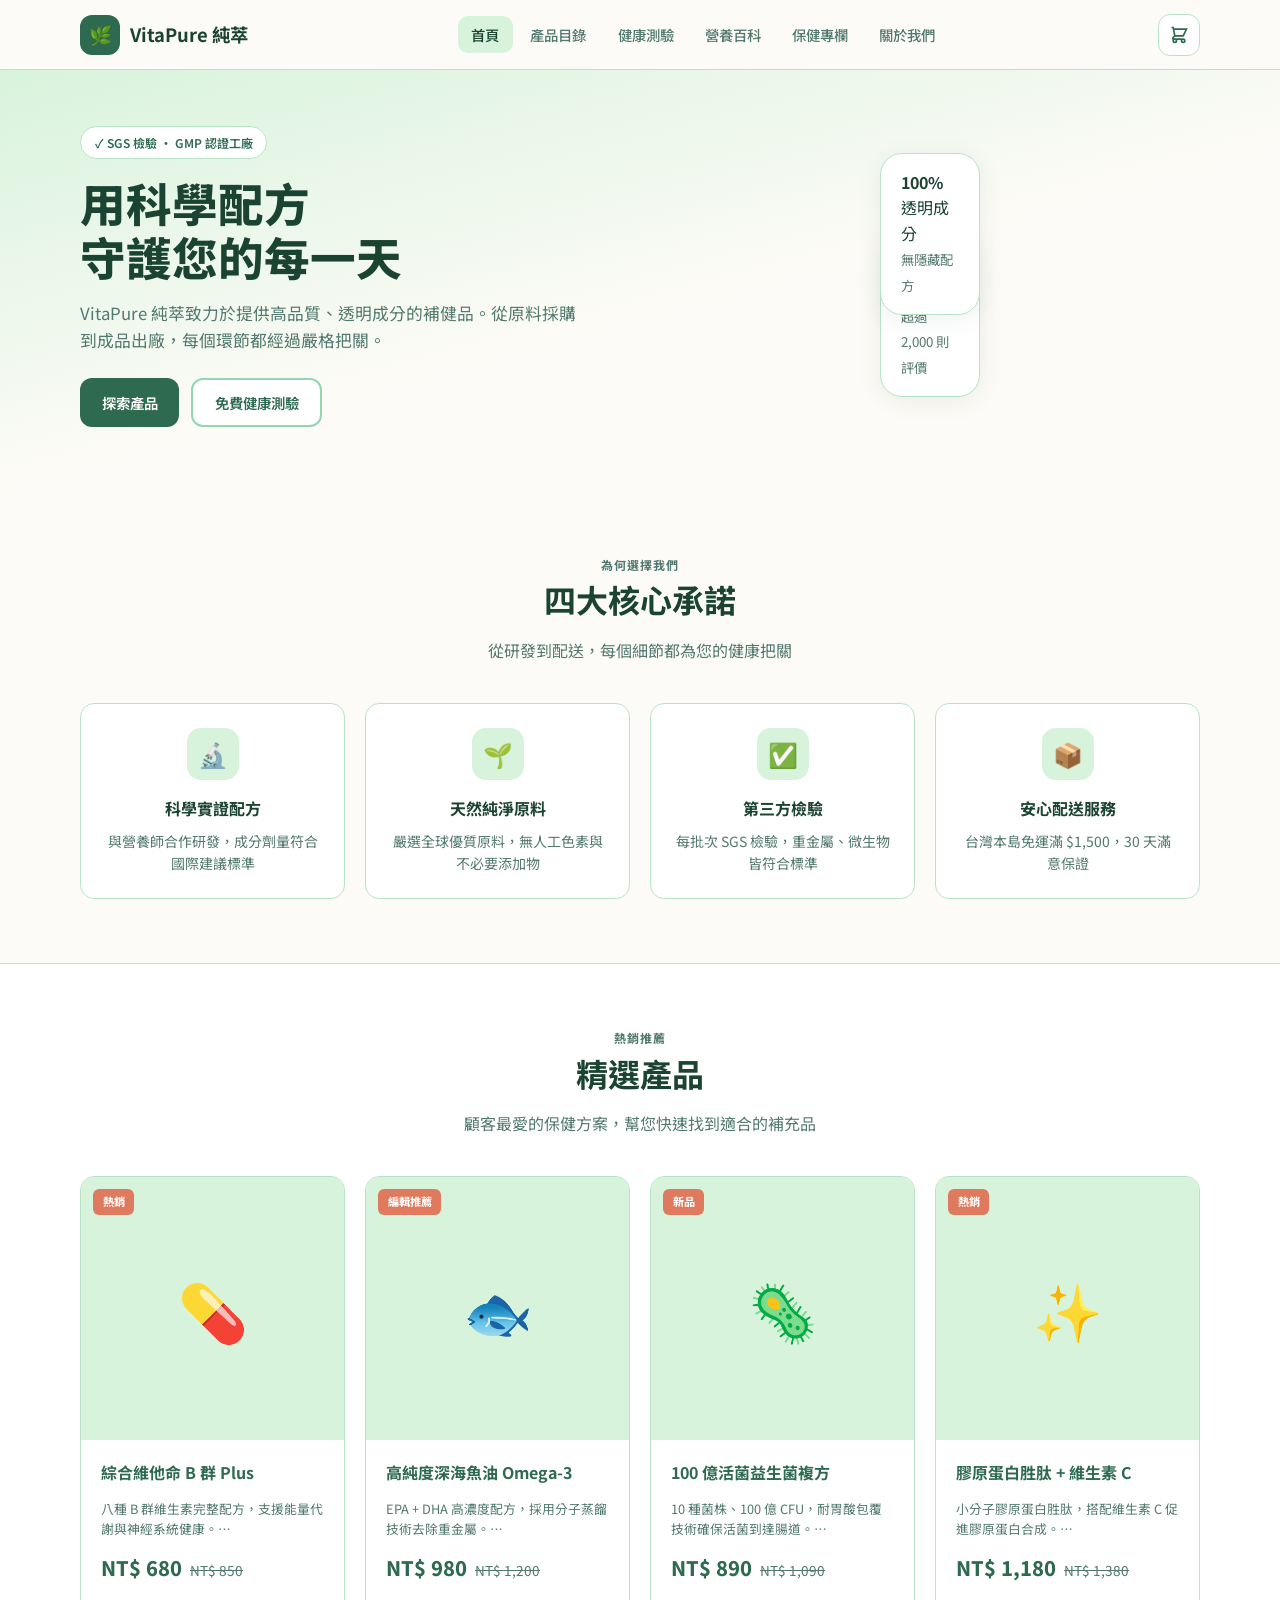
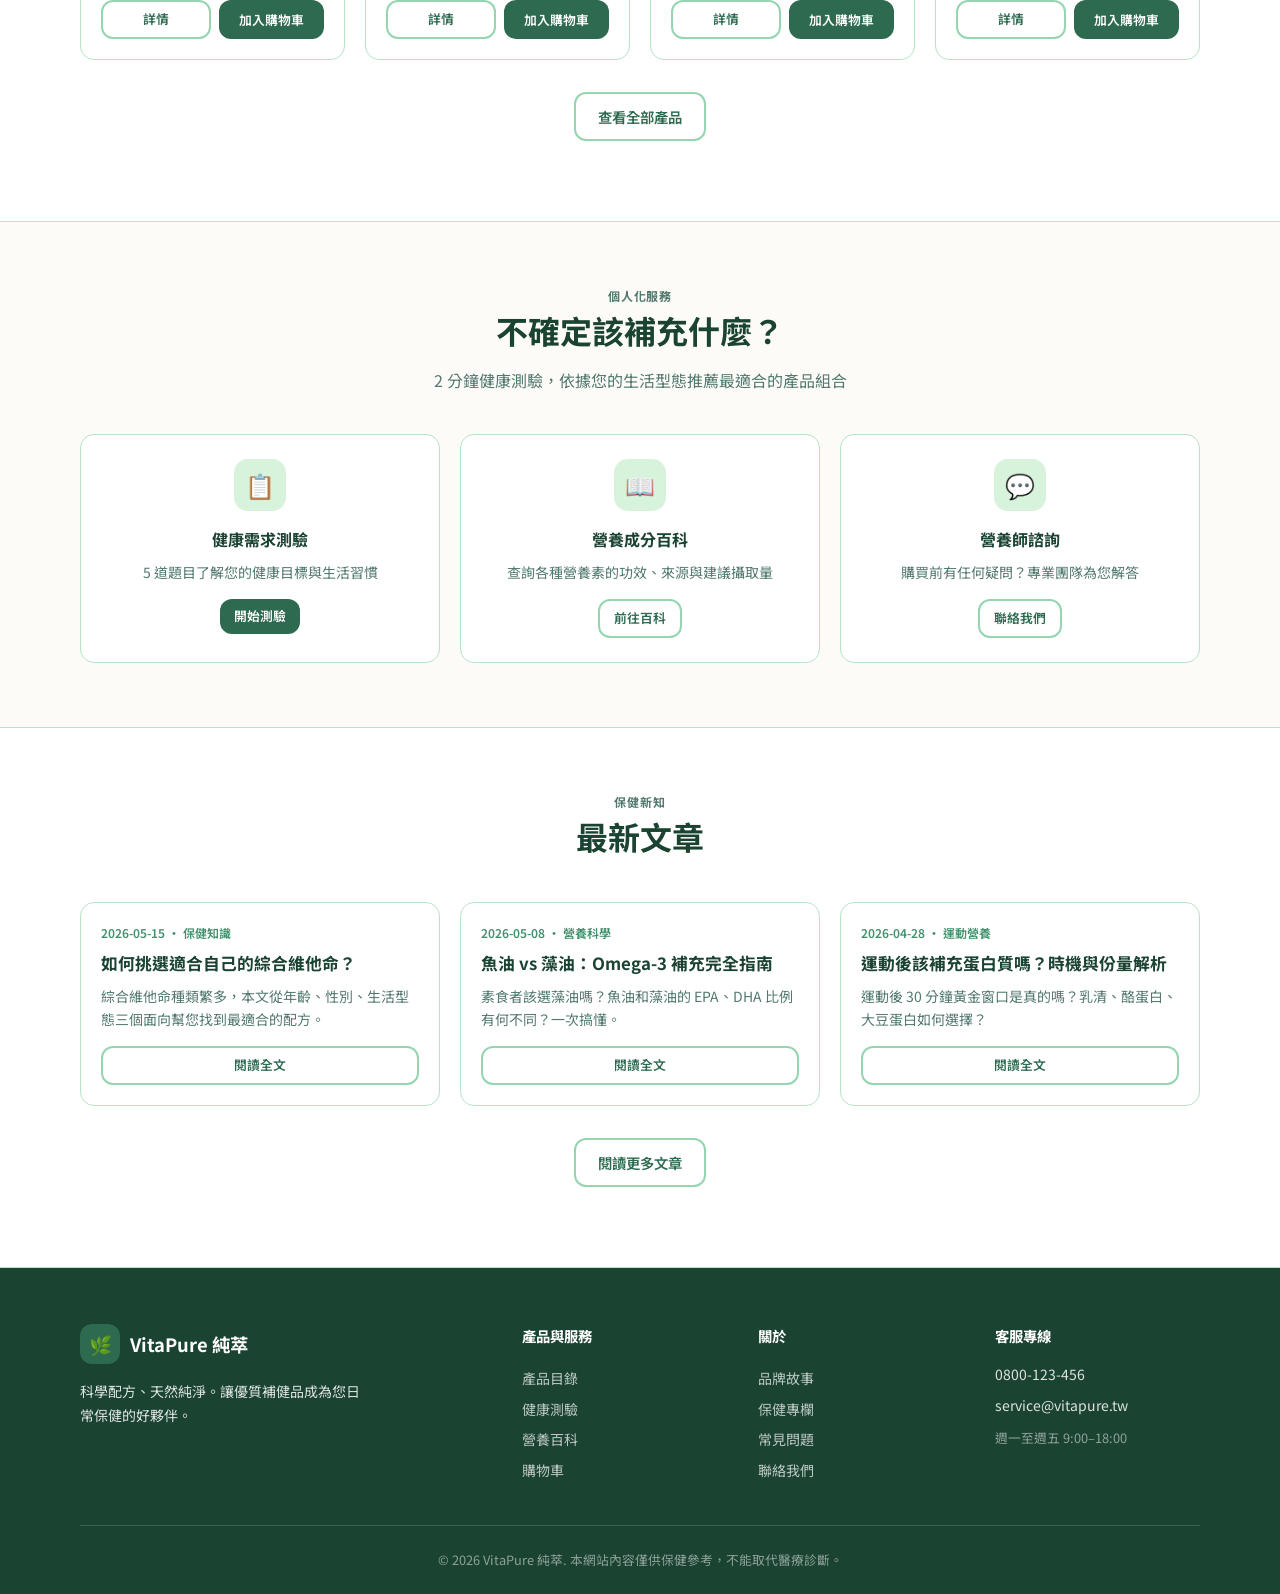
<file: index.html>
<!DOCTYPE html>
<html lang="zh-TW">
<head>
  <meta charset="UTF-8">
  <meta name="viewport" content="width=device-width, initial-scale=1.0">
  <title>VitaPure 純萃 — 專業補健品品牌</title>
  <link rel="preconnect" href="https://fonts.googleapis.com">
  <link rel="preconnect" href="https://fonts.gstatic.com" crossorigin>
  <link href="https://fonts.googleapis.com/css2?family=Noto+Sans+TC:wght@400;500;600;700;800&display=swap" rel="stylesheet">
  <link rel="stylesheet" href="css/style.css">
</head>
<body>
  <header class="site-header">
    <div class="container header-inner">
      <a href="index.html" class="logo">
        <span class="logo-icon">🌿</span>
        VitaPure 純萃
      </a>
      <nav class="nav-desktop">
        <a href="index.html" data-nav>首頁</a>
        <a href="products.html" data-nav>產品目錄</a>
        <a href="guide.html" data-nav>健康測驗</a>
        <a href="nutrition.html" data-nav>營養百科</a>
        <a href="blog.html" data-nav>保健專欄</a>
        <a href="about.html" data-nav>關於我們</a>
      </nav>
      <div class="header-actions">
        <a href="cart.html" class="btn-icon" aria-label="購物車">
          <svg width="20" height="20" fill="none" stroke="currentColor" stroke-width="2" viewBox="0 0 24 24"><path d="M3 3h2l.4 2M7 13h10l4-8H5.4M7 13L5.4 5M7 13l-2.293 2.293c-.63.63-.184 1.707.707 1.707H17m0 0a2 2 0 100 4 2 2 0 000-4zm-8 2a2 2 0 11-4 0 2 2 0 014 0z"/></svg>
          <span class="cart-badge" id="cart-count" style="display:none">0</span>
        </a>
        <button class="btn-icon menu-toggle" id="menu-toggle" aria-label="選單">
          <svg width="20" height="20" fill="none" stroke="currentColor" stroke-width="2" viewBox="0 0 24 24"><path d="M4 6h16M4 12h16M4 18h16"/></svg>
        </button>
      </div>
      <nav class="nav-mobile" id="nav-mobile">
        <a href="index.html" data-nav>首頁</a>
        <a href="products.html" data-nav>產品目錄</a>
        <a href="guide.html" data-nav>健康測驗</a>
        <a href="nutrition.html" data-nav>營養百科</a>
        <a href="blog.html" data-nav>保健專欄</a>
        <a href="about.html" data-nav>關於我們</a>
        <a href="faq.html" data-nav>常見問題</a>
        <a href="contact.html" data-nav>聯絡我們</a>
      </nav>
    </div>
  </header>

  <main>
    <section class="hero">
      <div class="container hero-grid">
        <div>
          <span class="hero-badge">✓ SGS 檢驗 · GMP 認證工廠</span>
          <h1>用科學配方<br>守護您的每一天</h1>
          <p>VitaPure 純萃致力於提供高品質、透明成分的補健品。從原料採購到成品出廠，每個環節都經過嚴格把關。</p>
          <div class="hero-actions">
            <a href="products.html" class="btn btn-primary">探索產品</a>
            <a href="guide.html" class="btn btn-outline">免費健康測驗</a>
          </div>
        </div>
        <div class="hero-visual">
          <div class="hero-main-circle">🌿</div>
          <div class="hero-card hero-card-1">
            <strong>4.8</strong> 平均評分<br>
            <small style="color:var(--text-muted)">超過 2,000 則評價</small>
          </div>
          <div class="hero-card hero-card-2">
            <strong>100%</strong> 透明成分<br>
            <small style="color:var(--text-muted)">無隱藏配方</small>
          </div>
        </div>
      </div>
    </section>

    <section class="section">
      <div class="container">
        <div class="section-header">
          <p class="section-label">為何選擇我們</p>
          <h2>四大核心承諾</h2>
          <p>從研發到配送，每個細節都為您的健康把關</p>
        </div>
        <div class="grid-4">
          <div class="card feature-card">
            <div class="feature-icon">🔬</div>
            <h3>科學實證配方</h3>
            <p>與營養師合作研發，成分劑量符合國際建議標準</p>
          </div>
          <div class="card feature-card">
            <div class="feature-icon">🌱</div>
            <h3>天然純淨原料</h3>
            <p>嚴選全球優質原料，無人工色素與不必要添加物</p>
          </div>
          <div class="card feature-card">
            <div class="feature-icon">✅</div>
            <h3>第三方檢驗</h3>
            <p>每批次 SGS 檢驗，重金屬、微生物皆符合標準</p>
          </div>
          <div class="card feature-card">
            <div class="feature-icon">📦</div>
            <h3>安心配送服務</h3>
            <p>台灣本島免運滿 $1,500，30 天滿意保證</p>
          </div>
        </div>
      </div>
    </section>

    <section class="section bg-white-section">
      <div class="container">
        <div class="section-header">
          <p class="section-label">熱銷推薦</p>
          <h2>精選產品</h2>
          <p>顧客最愛的保健方案，幫您快速找到適合的補充品</p>
        </div>
        <div class="grid-4" id="featured-products"></div>
        <p class="text-center mt-2">
          <a href="products.html" class="btn btn-outline">查看全部產品</a>
        </p>
      </div>
    </section>

    <section class="section">
      <div class="container">
        <div class="section-header">
          <p class="section-label">個人化服務</p>
          <h2>不確定該補充什麼？</h2>
          <p>2 分鐘健康測驗，依據您的生活型態推薦最適合的產品組合</p>
        </div>
        <div class="grid-3">
          <div class="card feature-card">
            <div class="feature-icon">📋</div>
            <h3>健康需求測驗</h3>
            <p>5 道題目了解您的健康目標與生活習慣</p>
            <a href="guide.html" class="btn btn-primary btn-sm" style="margin-top:1rem">開始測驗</a>
          </div>
          <div class="card feature-card">
            <div class="feature-icon">📖</div>
            <h3>營養成分百科</h3>
            <p>查詢各種營養素的功效、來源與建議攝取量</p>
            <a href="nutrition.html" class="btn btn-outline btn-sm" style="margin-top:1rem">前往百科</a>
          </div>
          <div class="card feature-card">
            <div class="feature-icon">💬</div>
            <h3>營養師諮詢</h3>
            <p>購買前有任何疑問？專業團隊為您解答</p>
            <a href="contact.html" class="btn btn-outline btn-sm" style="margin-top:1rem">聯絡我們</a>
          </div>
        </div>
      </div>
    </section>

    <section class="section bg-white-section">
      <div class="container">
        <div class="section-header">
          <p class="section-label">保健新知</p>
          <h2>最新文章</h2>
        </div>
        <div class="grid-3" id="latest-blog"></div>
        <p class="text-center mt-2">
          <a href="blog.html" class="btn btn-outline">閱讀更多文章</a>
        </p>
      </div>
    </section>
  </main>

  <footer class="site-footer">
    <div class="container">
      <div class="footer-grid">
        <div>
          <div class="logo" style="color:white;margin-bottom:1rem">
            <span class="logo-icon">🌿</span>
            VitaPure 純萃
          </div>
          <p style="font-size:0.875rem;line-height:1.7;max-width:280px">科學配方、天然純淨。讓優質補健品成為您日常保健的好夥伴。</p>
        </div>
        <div>
          <h4>產品與服務</h4>
          <a href="products.html">產品目錄</a>
          <a href="guide.html">健康測驗</a>
          <a href="nutrition.html">營養百科</a>
          <a href="cart.html">購物車</a>
        </div>
        <div>
          <h4>關於</h4>
          <a href="about.html">品牌故事</a>
          <a href="blog.html">保健專欄</a>
          <a href="faq.html">常見問題</a>
          <a href="contact.html">聯絡我們</a>
        </div>
        <div>
          <h4>客服專線</h4>
          <p style="font-size:0.875rem;margin:0">0800-123-456</p>
          <p style="font-size:0.875rem;margin:0.5rem 0 0">service@vitapure.tw</p>
          <p style="font-size:0.8rem;margin-top:0.75rem;opacity:0.6">週一至週五 9:00–18:00</p>
        </div>
      </div>
      <div class="footer-bottom">
        © 2026 VitaPure 純萃. 本網站內容僅供保健參考，不能取代醫療診斷。
      </div>
    </div>
  </footer>

  <script src="js/data.js"></script>
  <script src="js/app.js"></script>
  <script>
    const featured = VITA_DATA.products.filter(p => p.tag);
    const container = document.getElementById("featured-products");
    container.innerHTML = featured.map(p => VitaApp.renderProductCard(p)).join("");
    VitaApp.bindAddToCart(container);

    const blogEl = document.getElementById("latest-blog");
    blogEl.innerHTML = VITA_DATA.blogPosts.slice(0, 3).map(post => `
      <article class="card blog-card">
        <div class="card-body">
          <span class="blog-date">${post.date} · ${post.category}</span>
          <h3>${post.title}</h3>
          <p>${post.excerpt}</p>
          <a href="blog-post.html?id=${post.id}" class="btn btn-outline btn-sm">閱讀全文</a>
        </div>
      </article>
    `).join("");
  </script>
</body>
</html>
</file>
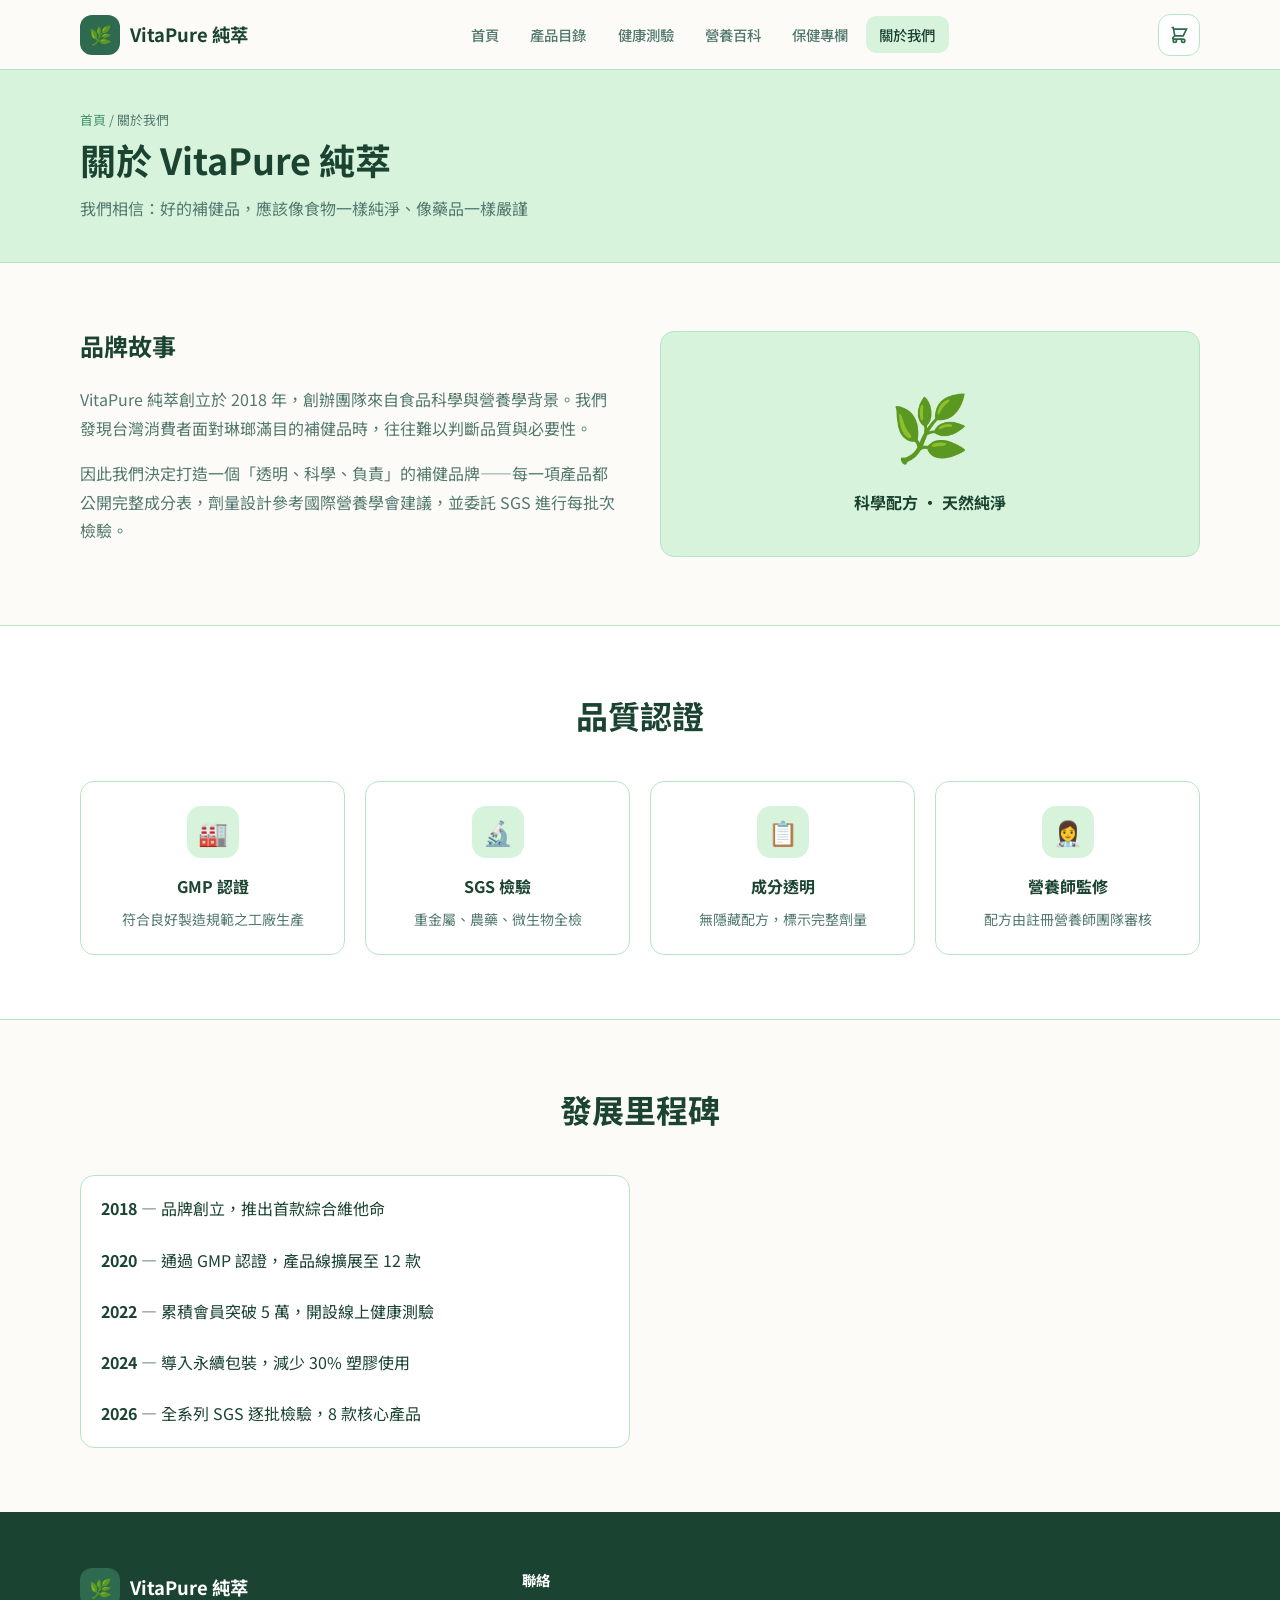
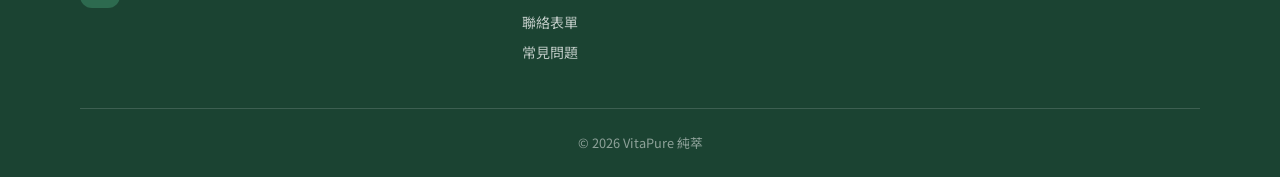
<file: about.html>
<!DOCTYPE html>
<html lang="zh-TW">
<head>
  <meta charset="UTF-8">
  <meta name="viewport" content="width=device-width, initial-scale=1.0">
  <title>關於我們 — VitaPure 純萃</title>
  <link href="https://fonts.googleapis.com/css2?family=Noto+Sans+TC:wght@400;500;600;700;800&display=swap" rel="stylesheet">
  <link rel="stylesheet" href="css/style.css">
</head>
<body>
  <header class="site-header">
    <div class="container header-inner">
      <a href="index.html" class="logo"><span class="logo-icon">🌿</span>VitaPure 純萃</a>
      <nav class="nav-desktop">
        <a href="index.html" data-nav>首頁</a>
        <a href="products.html" data-nav>產品目錄</a>
        <a href="guide.html" data-nav>健康測驗</a>
        <a href="nutrition.html" data-nav>營養百科</a>
        <a href="blog.html" data-nav>保健專欄</a>
        <a href="about.html" data-nav>關於我們</a>
      </nav>
      <div class="header-actions">
        <a href="cart.html" class="btn-icon" aria-label="購物車">
          <svg width="20" height="20" fill="none" stroke="currentColor" stroke-width="2" viewBox="0 0 24 24"><path d="M3 3h2l.4 2M7 13h10l4-8H5.4M7 13L5.4 5M7 13l-2.293 2.293c-.63.63-.184 1.707.707 1.707H17m0 0a2 2 0 100 4 2 2 0 000-4zm-8 2a2 2 0 11-4 0 2 2 0 014 0z"/></svg>
          <span class="cart-badge" id="cart-count" style="display:none">0</span>
        </a>
        <button class="btn-icon menu-toggle" id="menu-toggle" aria-label="選單">
          <svg width="20" height="20" fill="none" stroke="currentColor" stroke-width="2" viewBox="0 0 24 24"><path d="M4 6h16M4 12h16M4 18h16"/></svg>
        </button>
      </div>
      <nav class="nav-mobile" id="nav-mobile">
        <a href="about.html" data-nav>關於我們</a>
      </nav>
    </div>
  </header>

  <div class="page-hero">
    <div class="container">
      <p class="breadcrumb"><a href="index.html">首頁</a> / 關於我們</p>
      <h1>關於 VitaPure 純萃</h1>
      <p>我們相信：好的補健品，應該像食物一樣純淨、像藥品一樣嚴謹</p>
    </div>
  </div>

  <section class="section">
    <div class="container">
      <div class="grid-2" style="align-items:center;gap:2.5rem">
        <div>
          <h2 style="color:var(--green-900);margin-top:0">品牌故事</h2>
          <p style="color:var(--text-muted);line-height:1.8">VitaPure 純萃創立於 2018 年，創辦團隊來自食品科學與營養學背景。我們發現台灣消費者面對琳瑯滿目的補健品時，往往難以判斷品質與必要性。</p>
          <p style="color:var(--text-muted);line-height:1.8">因此我們決定打造一個「透明、科學、負責」的補健品牌——每一項產品都公開完整成分表，劑量設計參考國際營養學會建議，並委託 SGS 進行每批次檢驗。</p>
        </div>
        <div class="card" style="padding:2.5rem;text-align:center;background:var(--green-100)">
          <span style="font-size:4rem">🌿</span>
          <p style="margin:1rem 0 0;font-weight:700;color:var(--green-900)">科學配方 · 天然純淨</p>
        </div>
      </div>
    </div>
  </section>

  <section class="section bg-white-section">
    <div class="container">
      <div class="section-header">
        <h2>品質認證</h2>
      </div>
      <div class="grid-4">
        <div class="card feature-card"><div class="feature-icon">🏭</div><h3>GMP 認證</h3><p>符合良好製造規範之工廠生產</p></div>
        <div class="card feature-card"><div class="feature-icon">🔬</div><h3>SGS 檢驗</h3><p>重金屬、農藥、微生物全檢</p></div>
        <div class="card feature-card"><div class="feature-icon">📋</div><h3>成分透明</h3><p>無隱藏配方，標示完整劑量</p></div>
        <div class="card feature-card"><div class="feature-icon">👩‍⚕️</div><h3>營養師監修</h3><p>配方由註冊營養師團隊審核</p></div>
      </div>
    </div>
  </section>

  <section class="section">
    <div class="container">
      <div class="section-header">
        <h2>發展里程碑</h2>
      </div>
      <div class="grid-2">
        <div class="card" style="padding:1.25rem"><strong>2018</strong> — 品牌創立，推出首款綜合維他命<br><br><strong>2020</strong> — 通過 GMP 認證，產品線擴展至 12 款<br><br><strong>2022</strong> — 累積會員突破 5 萬，開設線上健康測驗<br><br><strong>2024</strong> — 導入永續包裝，減少 30% 塑膠使用<br><br><strong>2026</strong> — 全系列 SGS 逐批檢驗，8 款核心產品</div>
      </div>
    </div>
  </section>

  <footer class="site-footer">
    <div class="container">
      <div class="footer-grid">
        <div><div class="logo" style="color:white;margin-bottom:1rem"><span class="logo-icon">🌿</span>VitaPure 純萃</div></div>
        <div><h4>聯絡</h4><a href="contact.html">聯絡表單</a><a href="faq.html">常見問題</a></div>
      </div>
      <div class="footer-bottom">© 2026 VitaPure 純萃</div>
    </div>
  </footer>

  <script src="js/data.js"></script>
  <script src="js/app.js"></script>
</body>
</html>
</file>
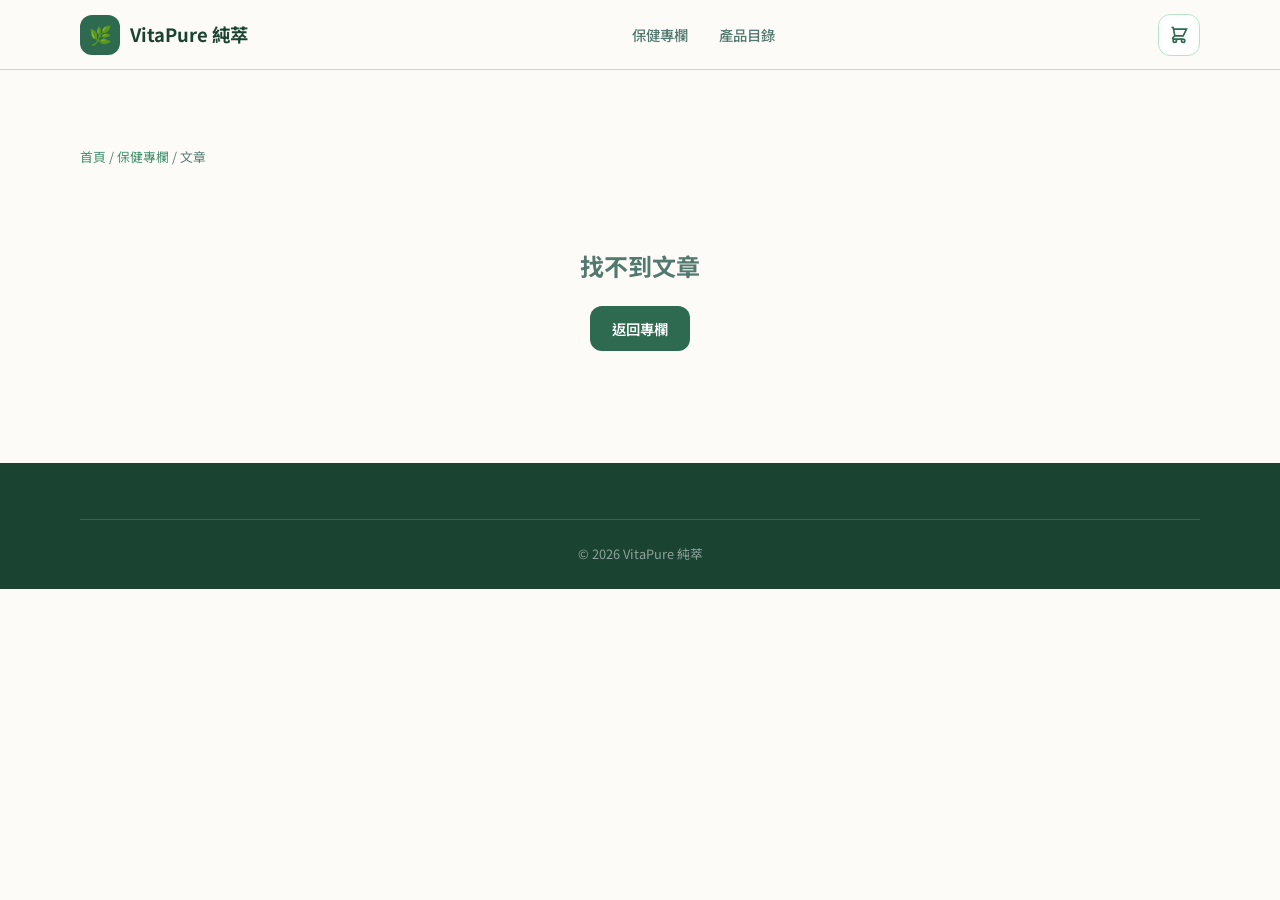
<file: blog-post.html>
<!DOCTYPE html>
<html lang="zh-TW">
<head>
  <meta charset="UTF-8">
  <meta name="viewport" content="width=device-width, initial-scale=1.0">
  <title>文章 — VitaPure 純萃</title>
  <link href="https://fonts.googleapis.com/css2?family=Noto+Sans+TC:wght@400;500;600;700;800&display=swap" rel="stylesheet">
  <link rel="stylesheet" href="css/style.css">
  <style>
    .article-content { max-width: 680px; margin: 0 auto; line-height: 1.8; color: var(--text-muted); }
    .article-content p { margin-bottom: 1.25rem; }
    .article-meta { font-size: 0.875rem; color: var(--green-500); margin-bottom: 1rem; }
  </style>
</head>
<body>
  <header class="site-header">
    <div class="container header-inner">
      <a href="index.html" class="logo"><span class="logo-icon">🌿</span>VitaPure 純萃</a>
      <nav class="nav-desktop">
        <a href="blog.html" data-nav>保健專欄</a>
        <a href="products.html" data-nav>產品目錄</a>
      </nav>
      <div class="header-actions">
        <a href="cart.html" class="btn-icon" aria-label="購物車">
          <svg width="20" height="20" fill="none" stroke="currentColor" stroke-width="2" viewBox="0 0 24 24"><path d="M3 3h2l.4 2M7 13h10l4-8H5.4M7 13L5.4 5M7 13l-2.293 2.293c-.63.63-.184 1.707.707 1.707H17m0 0a2 2 0 100 4 2 2 0 000-4zm-8 2a2 2 0 11-4 0 2 2 0 014 0z"/></svg>
          <span class="cart-badge" id="cart-count" style="display:none">0</span>
        </a>
      </div>
    </div>
  </header>

  <article class="section">
    <div class="container" id="article-container">
      <p class="breadcrumb"><a href="index.html">首頁</a> / <a href="blog.html">保健專欄</a> / 文章</p>
    </div>
  </article>

  <footer class="site-footer">
    <div class="container footer-bottom">© 2026 VitaPure 純萃</div>
  </footer>

  <script src="js/data.js"></script>
  <script src="js/app.js"></script>
  <script>
    const id = Number(new URLSearchParams(location.search).get("id"));
    const post = VITA_DATA.blogPosts.find(p => p.id === id);
    const el = document.getElementById("article-container");

    if (!post) {
      el.innerHTML += `<div class="empty-state"><h2>找不到文章</h2><a href="blog.html" class="btn btn-primary">返回專欄</a></div>`;
    } else {
      document.title = `${post.title} — VitaPure 純萃`;
      const paragraphs = post.content.split("。").filter(Boolean).map(s => s.trim() + "。");
      el.innerHTML += `
        <span class="article-meta">${post.date} · ${post.category}</span>
        <h1 style="font-size:clamp(1.5rem,4vw,2rem);color:var(--green-900);margin:0 0 1.5rem">${post.title}</h1>
        <div class="article-content">
          <p style="font-size:1.05rem;color:var(--text);font-weight:500">${post.excerpt}</p>
          ${paragraphs.map(p => `<p>${p}</p>`).join("")}
          <p>想了解更多適合您的補健品？歡迎使用我們的 <a href="guide.html">健康測驗</a> 或瀏覽 <a href="products.html">產品目錄</a>。</p>
        </div>
        <p style="margin-top:2rem"><a href="blog.html" class="btn btn-outline">← 返回專欄列表</a></p>
      `;
    }
  </script>
</body>
</html>
</file>
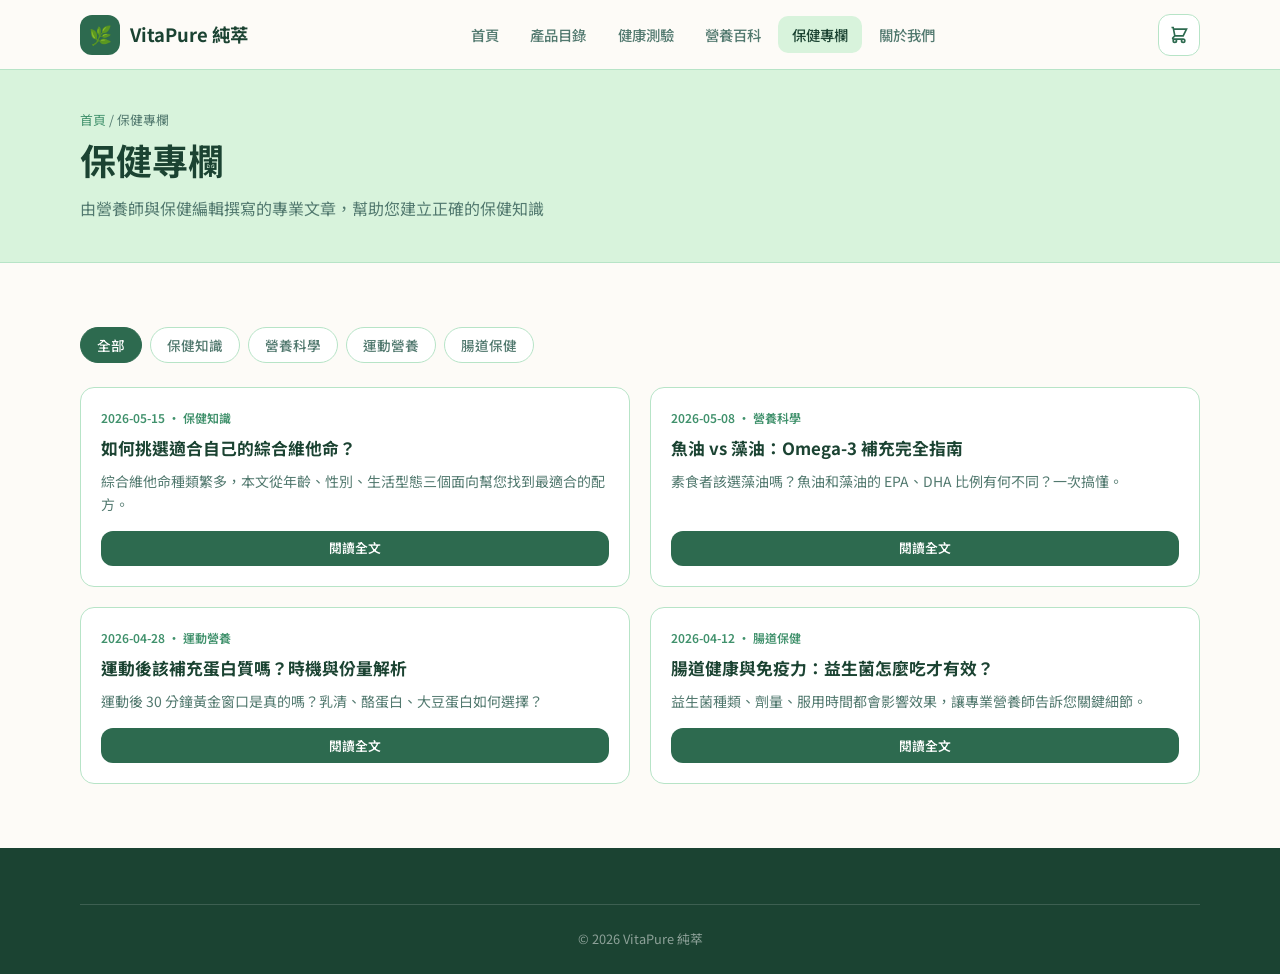
<file: blog.html>
<!DOCTYPE html>
<html lang="zh-TW">
<head>
  <meta charset="UTF-8">
  <meta name="viewport" content="width=device-width, initial-scale=1.0">
  <title>保健專欄 — VitaPure 純萃</title>
  <link href="https://fonts.googleapis.com/css2?family=Noto+Sans+TC:wght@400;500;600;700;800&display=swap" rel="stylesheet">
  <link rel="stylesheet" href="css/style.css">
</head>
<body>
  <header class="site-header">
    <div class="container header-inner">
      <a href="index.html" class="logo"><span class="logo-icon">🌿</span>VitaPure 純萃</a>
      <nav class="nav-desktop">
        <a href="index.html" data-nav>首頁</a>
        <a href="products.html" data-nav>產品目錄</a>
        <a href="guide.html" data-nav>健康測驗</a>
        <a href="nutrition.html" data-nav>營養百科</a>
        <a href="blog.html" data-nav>保健專欄</a>
        <a href="about.html" data-nav>關於我們</a>
      </nav>
      <div class="header-actions">
        <a href="cart.html" class="btn-icon" aria-label="購物車">
          <svg width="20" height="20" fill="none" stroke="currentColor" stroke-width="2" viewBox="0 0 24 24"><path d="M3 3h2l.4 2M7 13h10l4-8H5.4M7 13L5.4 5M7 13l-2.293 2.293c-.63.63-.184 1.707.707 1.707H17m0 0a2 2 0 100 4 2 2 0 000-4zm-8 2a2 2 0 11-4 0 2 2 0 014 0z"/></svg>
          <span class="cart-badge" id="cart-count" style="display:none">0</span>
        </a>
        <button class="btn-icon menu-toggle" id="menu-toggle" aria-label="選單">
          <svg width="20" height="20" fill="none" stroke="currentColor" stroke-width="2" viewBox="0 0 24 24"><path d="M4 6h16M4 12h16M4 18h16"/></svg>
        </button>
      </div>
      <nav class="nav-mobile" id="nav-mobile">
        <a href="blog.html" data-nav>保健專欄</a>
      </nav>
    </div>
  </header>

  <div class="page-hero">
    <div class="container">
      <p class="breadcrumb"><a href="index.html">首頁</a> / 保健專欄</p>
      <h1>保健專欄</h1>
      <p>由營養師與保健編輯撰寫的專業文章，幫助您建立正確的保健知識</p>
    </div>
  </div>

  <section class="section">
    <div class="container">
      <div class="pills" id="blog-filters">
        <button class="pill active" data-filter="all">全部</button>
        <button class="pill" data-filter="保健知識">保健知識</button>
        <button class="pill" data-filter="營養科學">營養科學</button>
        <button class="pill" data-filter="運動營養">運動營養</button>
        <button class="pill" data-filter="腸道保健">腸道保健</button>
      </div>
      <div class="grid-2" id="blog-grid"></div>
    </div>
  </section>

  <footer class="site-footer">
    <div class="container footer-bottom">© 2026 VitaPure 純萃</div>
  </footer>

  <script src="js/data.js"></script>
  <script src="js/app.js"></script>
  <script>
    let filter = "all";
    const grid = document.getElementById("blog-grid");

    function render() {
      const posts = filter === "all"
        ? VITA_DATA.blogPosts
        : VITA_DATA.blogPosts.filter(p => p.category === filter);
      grid.innerHTML = posts.map(post => `
        <article class="card blog-card">
          <div class="card-body">
            <span class="blog-date">${post.date} · ${post.category}</span>
            <h3>${post.title}</h3>
            <p>${post.excerpt}</p>
            <a href="blog-post.html?id=${post.id}" class="btn btn-primary btn-sm">閱讀全文</a>
          </div>
        </article>
      `).join("");
    }

    document.getElementById("blog-filters").addEventListener("click", e => {
      if (!e.target.classList.contains("pill")) return;
      filter = e.target.dataset.filter;
      document.querySelectorAll("#blog-filters .pill").forEach(p =>
        p.classList.toggle("active", p.dataset.filter === filter)
      );
      render();
    });

    render();
  </script>
</body>
</html>
</file>
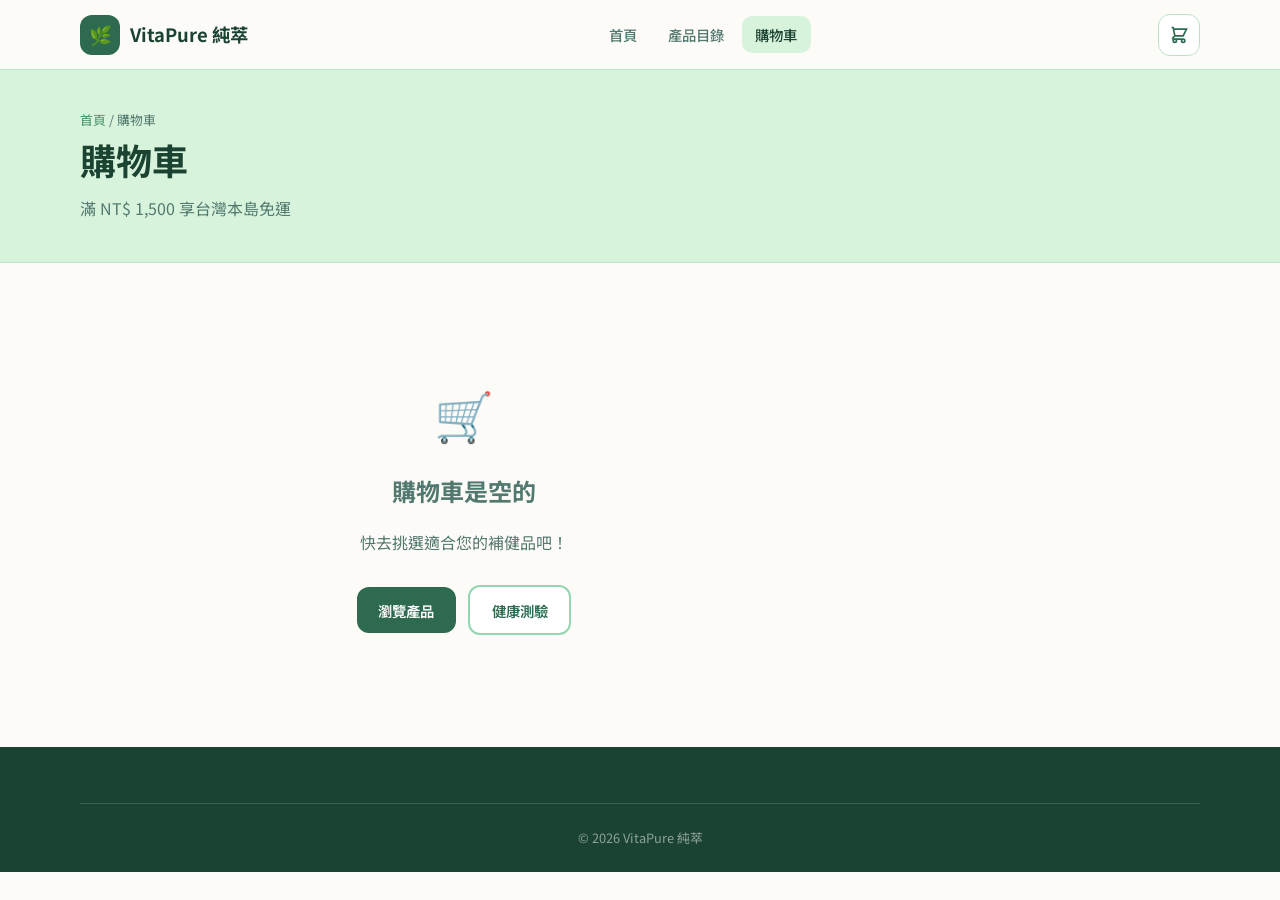
<file: cart.html>
<!DOCTYPE html>
<html lang="zh-TW">
<head>
  <meta charset="UTF-8">
  <meta name="viewport" content="width=device-width, initial-scale=1.0">
  <title>購物車 — VitaPure 純萃</title>
  <link href="https://fonts.googleapis.com/css2?family=Noto+Sans+TC:wght@400;500;600;700;800&display=swap" rel="stylesheet">
  <link rel="stylesheet" href="css/style.css">
</head>
<body>
  <header class="site-header">
    <div class="container header-inner">
      <a href="index.html" class="logo"><span class="logo-icon">🌿</span>VitaPure 純萃</a>
      <nav class="nav-desktop">
        <a href="index.html" data-nav>首頁</a>
        <a href="products.html" data-nav>產品目錄</a>
        <a href="cart.html" data-nav>購物車</a>
      </nav>
      <div class="header-actions">
        <a href="cart.html" class="btn-icon" aria-label="購物車">
          <svg width="20" height="20" fill="none" stroke="currentColor" stroke-width="2" viewBox="0 0 24 24"><path d="M3 3h2l.4 2M7 13h10l4-8H5.4M7 13L5.4 5M7 13l-2.293 2.293c-.63.63-.184 1.707.707 1.707H17m0 0a2 2 0 100 4 2 2 0 000-4zm-8 2a2 2 0 11-4 0 2 2 0 014 0z"/></svg>
          <span class="cart-badge" id="cart-count" style="display:none">0</span>
        </a>
        <button class="btn-icon menu-toggle" id="menu-toggle" aria-label="選單">
          <svg width="20" height="20" fill="none" stroke="currentColor" stroke-width="2" viewBox="0 0 24 24"><path d="M4 6h16M4 12h16M4 18h16"/></svg>
        </button>
      </div>
    </div>
  </header>

  <div class="page-hero">
    <div class="container">
      <p class="breadcrumb"><a href="index.html">首頁</a> / 購物車</p>
      <h1>購物車</h1>
      <p>滿 NT$ 1,500 享台灣本島免運</p>
    </div>
  </div>

  <section class="section">
    <div class="container cart-layout" id="cart-page">
      <div id="cart-items"></div>
      <div id="cart-summary-wrap"></div>
    </div>
  </section>

  <footer class="site-footer">
    <div class="container footer-bottom">© 2026 VitaPure 純萃</div>
  </footer>

  <script src="js/data.js"></script>
  <script src="js/app.js"></script>
  <script>
    const SHIPPING_FREE = 1500;
    const SHIPPING_FEE = 80;

    function renderCart() {
      const cart = VitaApp.getCart();
      const itemsEl = document.getElementById("cart-items");
      const summaryWrap = document.getElementById("cart-summary-wrap");

      if (cart.length === 0) {
        itemsEl.innerHTML = `
          <div class="empty-state" style="grid-column:1/-1">
            <div class="empty-state-icon">🛒</div>
            <h2>購物車是空的</h2>
            <p>快去挑選適合您的補健品吧！</p>
            <a href="products.html" class="btn btn-primary" style="margin-top:1rem">瀏覽產品</a>
            <a href="guide.html" class="btn btn-outline" style="margin-top:0.5rem;margin-left:0.5rem">健康測驗</a>
          </div>`;
        summaryWrap.innerHTML = "";
        return;
      }

      let subtotal = 0;
      itemsEl.innerHTML = cart.map(item => {
        const p = VitaApp.getProduct(item.id);
        if (!p) return "";
        const lineTotal = p.price * item.qty;
        subtotal += lineTotal;
        return `
          <div class="cart-item" data-id="${p.id}">
            <div class="cart-item-img">${p.emoji}</div>
            <div class="cart-item-info">
              <strong>${p.name}</strong>
              <p style="margin:0.25rem 0;font-size:0.85rem;color:var(--text-muted)">${VitaApp.formatPrice(p.price)} / 件</p>
              <div class="qty-control">
                <button type="button" data-action="minus" data-id="${p.id}">−</button>
                <span>${item.qty}</span>
                <button type="button" data-action="plus" data-id="${p.id}">+</button>
                <button type="button" data-action="remove" data-id="${p.id}" style="margin-left:0.5rem;font-size:0.8rem;color:var(--accent);border:none;background:none;cursor:pointer">移除</button>
              </div>
            </div>
            <strong style="font-size:1rem;color:var(--green-700)">${VitaApp.formatPrice(lineTotal)}</strong>
          </div>
        `;
      }).join("");

      const shipping = subtotal >= SHIPPING_FREE ? 0 : SHIPPING_FEE;
      const total = subtotal + shipping;

      summaryWrap.innerHTML = `
        <div class="cart-summary">
          <h3 style="margin:0 0 1rem;color:var(--green-900)">訂單摘要</h3>
          <div class="cart-summary-row"><span>小計</span><span>${VitaApp.formatPrice(subtotal)}</span></div>
          <div class="cart-summary-row"><span>運費</span><span>${shipping === 0 ? "免運" : VitaApp.formatPrice(shipping)}</span></div>
          ${subtotal < SHIPPING_FREE ? `<p style="font-size:0.8rem;color:var(--text-muted);margin:0 0 0.75rem">再消費 ${VitaApp.formatPrice(SHIPPING_FREE - subtotal)} 即可免運</p>` : ""}
          <div class="cart-summary-row total"><span>總計</span><span>${VitaApp.formatPrice(total)}</span></div>
          <button class="btn btn-primary" style="width:100%;margin-top:1rem" id="checkout-btn">前往結帳（示範）</button>
          <a href="products.html" class="btn btn-outline" style="width:100%;margin-top:0.5rem;text-align:center">繼續購物</a>
        </div>
      `;

      itemsEl.querySelectorAll("[data-action]").forEach(btn => {
        btn.addEventListener("click", () => {
          const id = Number(btn.dataset.id);
          let c = VitaApp.getCart();
          const idx = c.findIndex(i => i.id === id);
          if (idx < 0) return;
          if (btn.dataset.action === "plus") c[idx].qty++;
          else if (btn.dataset.action === "minus") {
            c[idx].qty--;
            if (c[idx].qty <= 0) c = c.filter(i => i.id !== id);
          } else c = c.filter(i => i.id !== id);
          VitaApp.saveCart(c);
          renderCart();
        });
      });

      document.getElementById("checkout-btn")?.addEventListener("click", () => {
        VitaApp.showToast("此為示範網站，結帳功能尚未串接金流。");
      });
    }

    renderCart();
  </script>
</body>
</html>
</file>
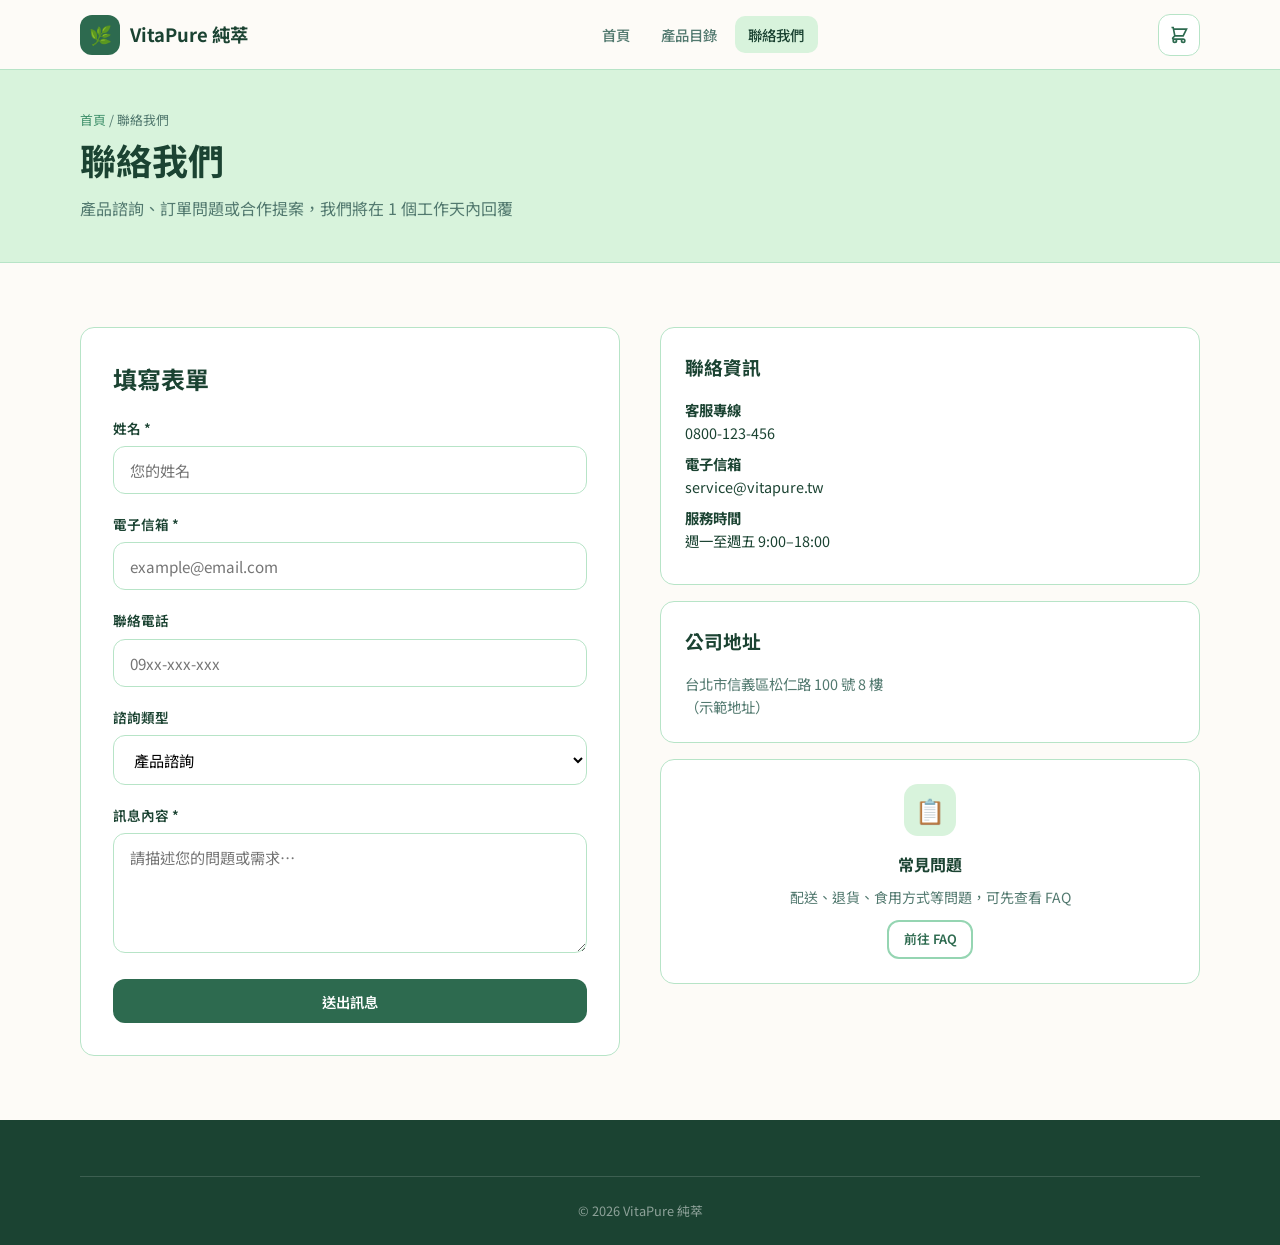
<file: contact.html>
<!DOCTYPE html>
<html lang="zh-TW">
<head>
  <meta charset="UTF-8">
  <meta name="viewport" content="width=device-width, initial-scale=1.0">
  <title>聯絡我們 — VitaPure 純萃</title>
  <link href="https://fonts.googleapis.com/css2?family=Noto+Sans+TC:wght@400;500;600;700;800&display=swap" rel="stylesheet">
  <link rel="stylesheet" href="css/style.css">
</head>
<body>
  <header class="site-header">
    <div class="container header-inner">
      <a href="index.html" class="logo"><span class="logo-icon">🌿</span>VitaPure 純萃</a>
      <nav class="nav-desktop">
        <a href="index.html" data-nav>首頁</a>
        <a href="products.html" data-nav>產品目錄</a>
        <a href="contact.html" data-nav>聯絡我們</a>
      </nav>
      <div class="header-actions">
        <a href="cart.html" class="btn-icon" aria-label="購物車">
          <svg width="20" height="20" fill="none" stroke="currentColor" stroke-width="2" viewBox="0 0 24 24"><path d="M3 3h2l.4 2M7 13h10l4-8H5.4M7 13L5.4 5M7 13l-2.293 2.293c-.63.63-.184 1.707.707 1.707H17m0 0a2 2 0 100 4 2 2 0 000-4zm-8 2a2 2 0 11-4 0 2 2 0 014 0z"/></svg>
          <span class="cart-badge" id="cart-count" style="display:none">0</span>
        </a>
        <button class="btn-icon menu-toggle" id="menu-toggle" aria-label="選單">
          <svg width="20" height="20" fill="none" stroke="currentColor" stroke-width="2" viewBox="0 0 24 24"><path d="M4 6h16M4 12h16M4 18h16"/></svg>
        </button>
      </div>
    </div>
  </header>

  <div class="page-hero">
    <div class="container">
      <p class="breadcrumb"><a href="index.html">首頁</a> / 聯絡我們</p>
      <h1>聯絡我們</h1>
      <p>產品諮詢、訂單問題或合作提案，我們將在 1 個工作天內回覆</p>
    </div>
  </div>

  <section class="section">
    <div class="container">
      <div class="grid-2" style="gap:2.5rem;align-items:start">
        <div class="card" style="padding:2rem">
          <h2 style="margin-top:0;color:var(--green-900)">填寫表單</h2>
          <form id="contact-form">
            <div class="form-group">
              <label for="name">姓名 *</label>
              <input type="text" id="name" required placeholder="您的姓名">
            </div>
            <div class="form-group">
              <label for="email">電子信箱 *</label>
              <input type="email" id="email" required placeholder="example@email.com">
            </div>
            <div class="form-group">
              <label for="phone">聯絡電話</label>
              <input type="tel" id="phone" placeholder="09xx-xxx-xxx">
            </div>
            <div class="form-group">
              <label for="topic">諮詢類型</label>
              <select id="topic">
                <option>產品諮詢</option>
                <option>訂單與配送</option>
                <option>退換貨</option>
                <option>企業合作</option>
                <option>其他</option>
              </select>
            </div>
            <div class="form-group">
              <label for="message">訊息內容 *</label>
              <textarea id="message" required placeholder="請描述您的問題或需求…"></textarea>
            </div>
            <button type="submit" class="btn btn-primary" style="width:100%">送出訊息</button>
          </form>
        </div>
        <div>
          <div class="card" style="padding:1.5rem;margin-bottom:1rem">
            <h3 style="margin:0 0 1rem;color:var(--green-900)">聯絡資訊</h3>
            <p style="margin:0.5rem 0;font-size:0.9rem"><strong>客服專線</strong><br>0800-123-456</p>
            <p style="margin:0.5rem 0;font-size:0.9rem"><strong>電子信箱</strong><br>service@vitapure.tw</p>
            <p style="margin:0.5rem 0;font-size:0.9rem"><strong>服務時間</strong><br>週一至週五 9:00–18:00</p>
          </div>
          <div class="card" style="padding:1.5rem">
            <h3 style="margin:0 0 1rem;color:var(--green-900)">公司地址</h3>
            <p style="margin:0;font-size:0.9rem;color:var(--text-muted)">台北市信義區松仁路 100 號 8 樓<br>（示範地址）</p>
          </div>
          <div class="card feature-card" style="margin-top:1rem">
            <div class="feature-icon">📋</div>
            <h3>常見問題</h3>
            <p>配送、退貨、食用方式等問題，可先查看 FAQ</p>
            <a href="faq.html" class="btn btn-outline btn-sm" style="margin-top:0.75rem">前往 FAQ</a>
          </div>
        </div>
      </div>
    </div>
  </section>

  <footer class="site-footer">
    <div class="container footer-bottom">© 2026 VitaPure 純萃</div>
  </footer>

  <script src="js/data.js"></script>
  <script src="js/app.js"></script>
  <script>
    document.getElementById("contact-form").addEventListener("submit", e => {
      e.preventDefault();
      VitaApp.showToast("感謝您的來信！我們將盡快與您聯繫。");
      e.target.reset();
    });
  </script>
</body>
</html>
</file>
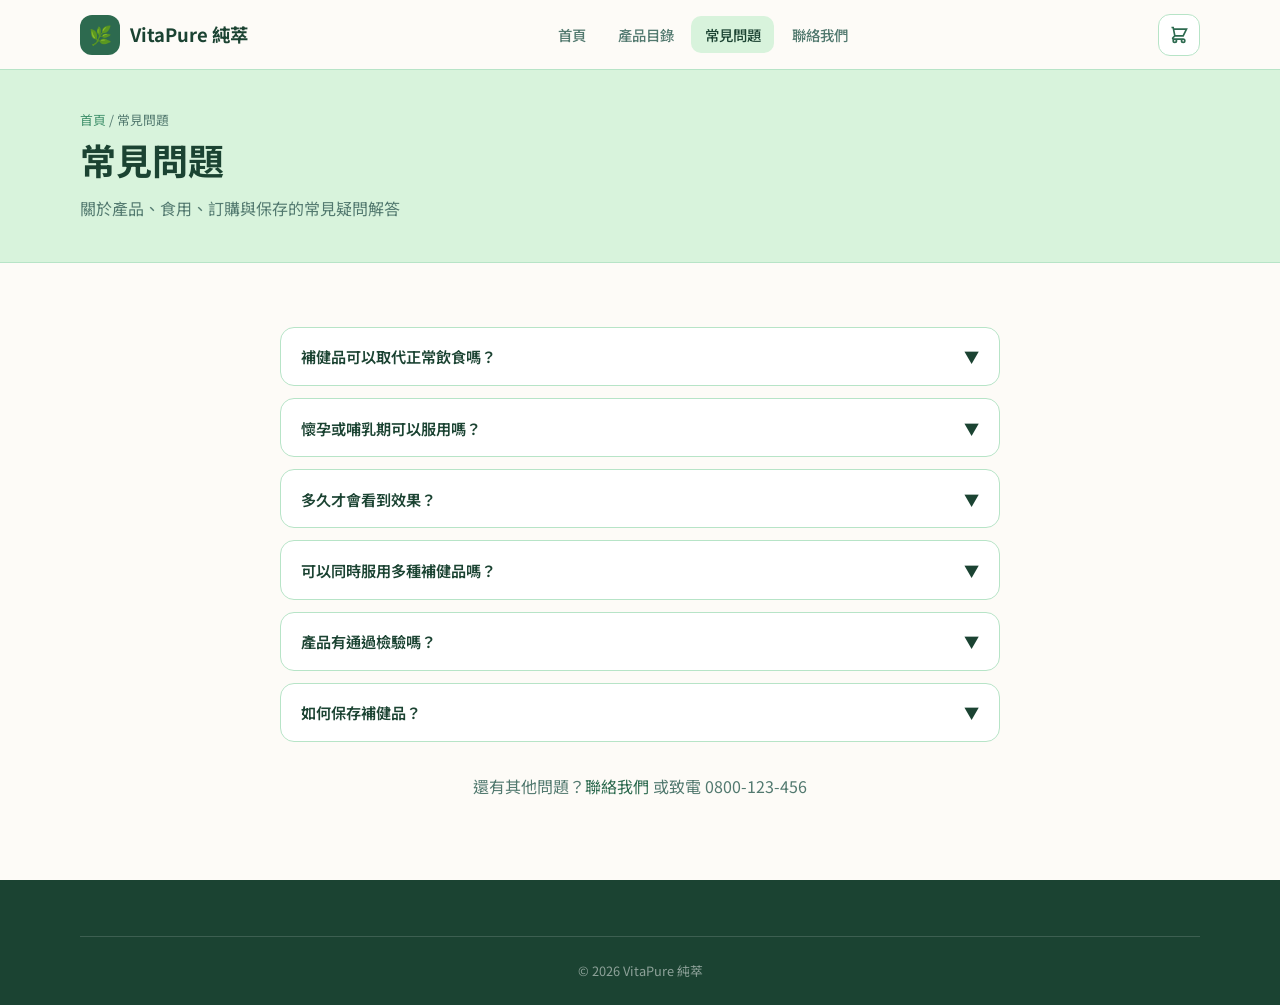
<file: faq.html>
<!DOCTYPE html>
<html lang="zh-TW">
<head>
  <meta charset="UTF-8">
  <meta name="viewport" content="width=device-width, initial-scale=1.0">
  <title>常見問題 — VitaPure 純萃</title>
  <link href="https://fonts.googleapis.com/css2?family=Noto+Sans+TC:wght@400;500;600;700;800&display=swap" rel="stylesheet">
  <link rel="stylesheet" href="css/style.css">
</head>
<body>
  <header class="site-header">
    <div class="container header-inner">
      <a href="index.html" class="logo"><span class="logo-icon">🌿</span>VitaPure 純萃</a>
      <nav class="nav-desktop">
        <a href="index.html" data-nav>首頁</a>
        <a href="products.html" data-nav>產品目錄</a>
        <a href="faq.html" data-nav>常見問題</a>
        <a href="contact.html" data-nav>聯絡我們</a>
      </nav>
      <div class="header-actions">
        <a href="cart.html" class="btn-icon" aria-label="購物車">
          <svg width="20" height="20" fill="none" stroke="currentColor" stroke-width="2" viewBox="0 0 24 24"><path d="M3 3h2l.4 2M7 13h10l4-8H5.4M7 13L5.4 5M7 13l-2.293 2.293c-.63.63-.184 1.707.707 1.707H17m0 0a2 2 0 100 4 2 2 0 000-4zm-8 2a2 2 0 11-4 0 2 2 0 014 0z"/></svg>
          <span class="cart-badge" id="cart-count" style="display:none">0</span>
        </a>
        <button class="btn-icon menu-toggle" id="menu-toggle" aria-label="選單">
          <svg width="20" height="20" fill="none" stroke="currentColor" stroke-width="2" viewBox="0 0 24 24"><path d="M4 6h16M4 12h16M4 18h16"/></svg>
        </button>
      </div>
    </div>
  </header>

  <div class="page-hero">
    <div class="container">
      <p class="breadcrumb"><a href="index.html">首頁</a> / 常見問題</p>
      <h1>常見問題</h1>
      <p>關於產品、食用、訂購與保存的常見疑問解答</p>
    </div>
  </div>

  <section class="section">
    <div class="container" style="max-width:720px">
      <div id="faq-list"></div>
      <p class="text-center mt-2" style="color:var(--text-muted)">
        還有其他問題？<a href="contact.html">聯絡我們</a> 或致電 0800-123-456
      </p>
    </div>
  </section>

  <footer class="site-footer">
    <div class="container footer-bottom">© 2026 VitaPure 純萃</div>
  </footer>

  <script src="js/data.js"></script>
  <script src="js/app.js"></script>
  <script>
    document.getElementById("faq-list").innerHTML = VITA_DATA.faqs.map(f => `
      <div class="faq-item">
        <button class="faq-question" type="button">
          ${f.q}
          <span class="faq-chevron">▼</span>
        </button>
        <div class="faq-answer">${f.a}</div>
      </div>
    `).join("");
    VitaApp.initFAQ();
  </script>
</body>
</html>
</file>
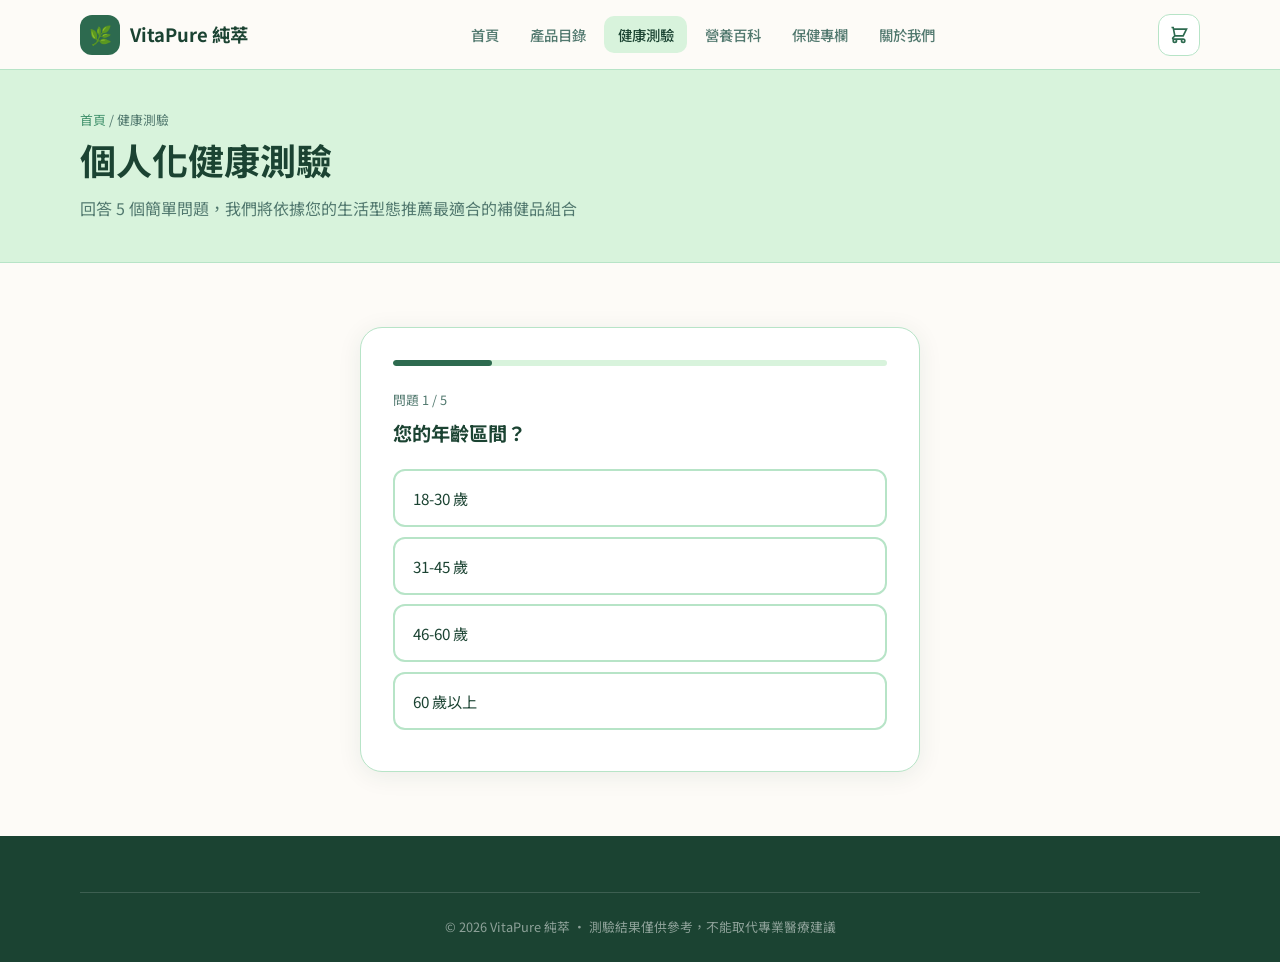
<file: guide.html>
<!DOCTYPE html>
<html lang="zh-TW">
<head>
  <meta charset="UTF-8">
  <meta name="viewport" content="width=device-width, initial-scale=1.0">
  <title>健康測驗 — VitaPure 純萃</title>
  <link href="https://fonts.googleapis.com/css2?family=Noto+Sans+TC:wght@400;500;600;700;800&display=swap" rel="stylesheet">
  <link rel="stylesheet" href="css/style.css">
</head>
<body>
  <header class="site-header">
    <div class="container header-inner">
      <a href="index.html" class="logo"><span class="logo-icon">🌿</span>VitaPure 純萃</a>
      <nav class="nav-desktop">
        <a href="index.html" data-nav>首頁</a>
        <a href="products.html" data-nav>產品目錄</a>
        <a href="guide.html" data-nav>健康測驗</a>
        <a href="nutrition.html" data-nav>營養百科</a>
        <a href="blog.html" data-nav>保健專欄</a>
        <a href="about.html" data-nav>關於我們</a>
      </nav>
      <div class="header-actions">
        <a href="cart.html" class="btn-icon" aria-label="購物車">
          <svg width="20" height="20" fill="none" stroke="currentColor" stroke-width="2" viewBox="0 0 24 24"><path d="M3 3h2l.4 2M7 13h10l4-8H5.4M7 13L5.4 5M7 13l-2.293 2.293c-.63.63-.184 1.707.707 1.707H17m0 0a2 2 0 100 4 2 2 0 000-4zm-8 2a2 2 0 11-4 0 2 2 0 014 0z"/></svg>
          <span class="cart-badge" id="cart-count" style="display:none">0</span>
        </a>
        <button class="btn-icon menu-toggle" id="menu-toggle" aria-label="選單">
          <svg width="20" height="20" fill="none" stroke="currentColor" stroke-width="2" viewBox="0 0 24 24"><path d="M4 6h16M4 12h16M4 18h16"/></svg>
        </button>
      </div>
      <nav class="nav-mobile" id="nav-mobile">
        <a href="index.html" data-nav>首頁</a>
        <a href="products.html" data-nav>產品目錄</a>
        <a href="guide.html" data-nav>健康測驗</a>
      </nav>
    </div>
  </header>

  <div class="page-hero">
    <div class="container">
      <p class="breadcrumb"><a href="index.html">首頁</a> / 健康測驗</p>
      <h1>個人化健康測驗</h1>
      <p>回答 5 個簡單問題，我們將依據您的生活型態推薦最適合的補健品組合</p>
    </div>
  </div>

  <section class="section">
    <div class="container">
      <div class="quiz-container" id="quiz-app">
        <div class="quiz-progress"><div class="quiz-progress-bar" id="quiz-bar" style="width:20%"></div></div>
        <div id="quiz-content"></div>
      </div>
    </div>
  </section>

  <footer class="site-footer">
    <div class="container footer-bottom">© 2026 VitaPure 純萃 · 測驗結果僅供參考，不能取代專業醫療建議</div>
  </footer>

  <script src="js/data.js"></script>
  <script src="js/app.js"></script>
  <script>
    const questions = VITA_DATA.quizQuestions;
    let step = 0;
    const scores = { energy: 0, heart: 0, beauty: 0, gut: 0, bone: 0 };

    const content = document.getElementById("quiz-content");
    const bar = document.getElementById("quiz-bar");

    function renderQuestion() {
      const q = questions[step];
      bar.style.width = `${((step + 1) / questions.length) * 100}%`;
      content.innerHTML = `
        <p style="font-size:0.8rem;color:var(--text-muted);margin:0 0 0.5rem">問題 ${step + 1} / ${questions.length}</p>
        <h2 style="margin:0 0 1.25rem;font-size:1.2rem;color:var(--green-900)">${q.question}</h2>
        ${q.options.map((opt, i) => `
          <button class="quiz-option" data-idx="${i}">${opt.text}</button>
        `).join("")}
      `;
      content.querySelectorAll(".quiz-option").forEach(btn => {
        btn.addEventListener("click", () => {
          const opt = q.options[Number(btn.dataset.idx)];
          Object.entries(opt.scores || {}).forEach(([k, v]) => { scores[k] = (scores[k] || 0) + v; });
          step++;
          if (step < questions.length) renderQuestion();
          else renderResult();
        });
      });
    }

    function renderResult() {
      bar.style.width = "100%";
      const topKey = Object.entries(scores).sort((a, b) => b[1] - a[1])[0]?.[0] || "energy";
      const result = VITA_DATA.quizResults[topKey];
      const products = result.products.map(id => VitaApp.getProduct(id)).filter(Boolean);

      content.innerHTML = `
        <div class="quiz-result">
          <div class="quiz-result-icon">🎯</div>
          <h2 style="color:var(--green-900);margin:0 0 0.5rem">${result.title}</h2>
          <p style="color:var(--text-muted);margin-bottom:1.5rem">${result.desc}</p>
          <div class="grid-2" style="text-align:left;margin-bottom:1.5rem">
            ${products.map(p => `
              <div class="card" style="display:flex;gap:1rem;align-items:center;padding:1rem">
                <span style="font-size:2rem">${p.emoji}</span>
                <div>
                  <strong style="font-size:0.9rem">${p.name}</strong>
                  <p style="margin:0.25rem 0 0;font-size:0.85rem;color:var(--green-700)">${VitaApp.formatPrice(p.price)}</p>
                </div>
              </div>
            `).join("")}
          </div>
          <button class="btn btn-primary" id="add-all-btn">一次加入推薦組合</button>
          <button class="btn btn-outline" style="margin-left:0.5rem" onclick="location.reload()">重新測驗</button>
        </div>
      `;

      document.getElementById("add-all-btn").addEventListener("click", () => {
        products.forEach(p => VitaApp.addToCart(p.id));
        VitaApp.showToast("已將推薦組合加入購物車！");
      });
    }

    renderQuestion();
  </script>
</body>
</html>
</file>
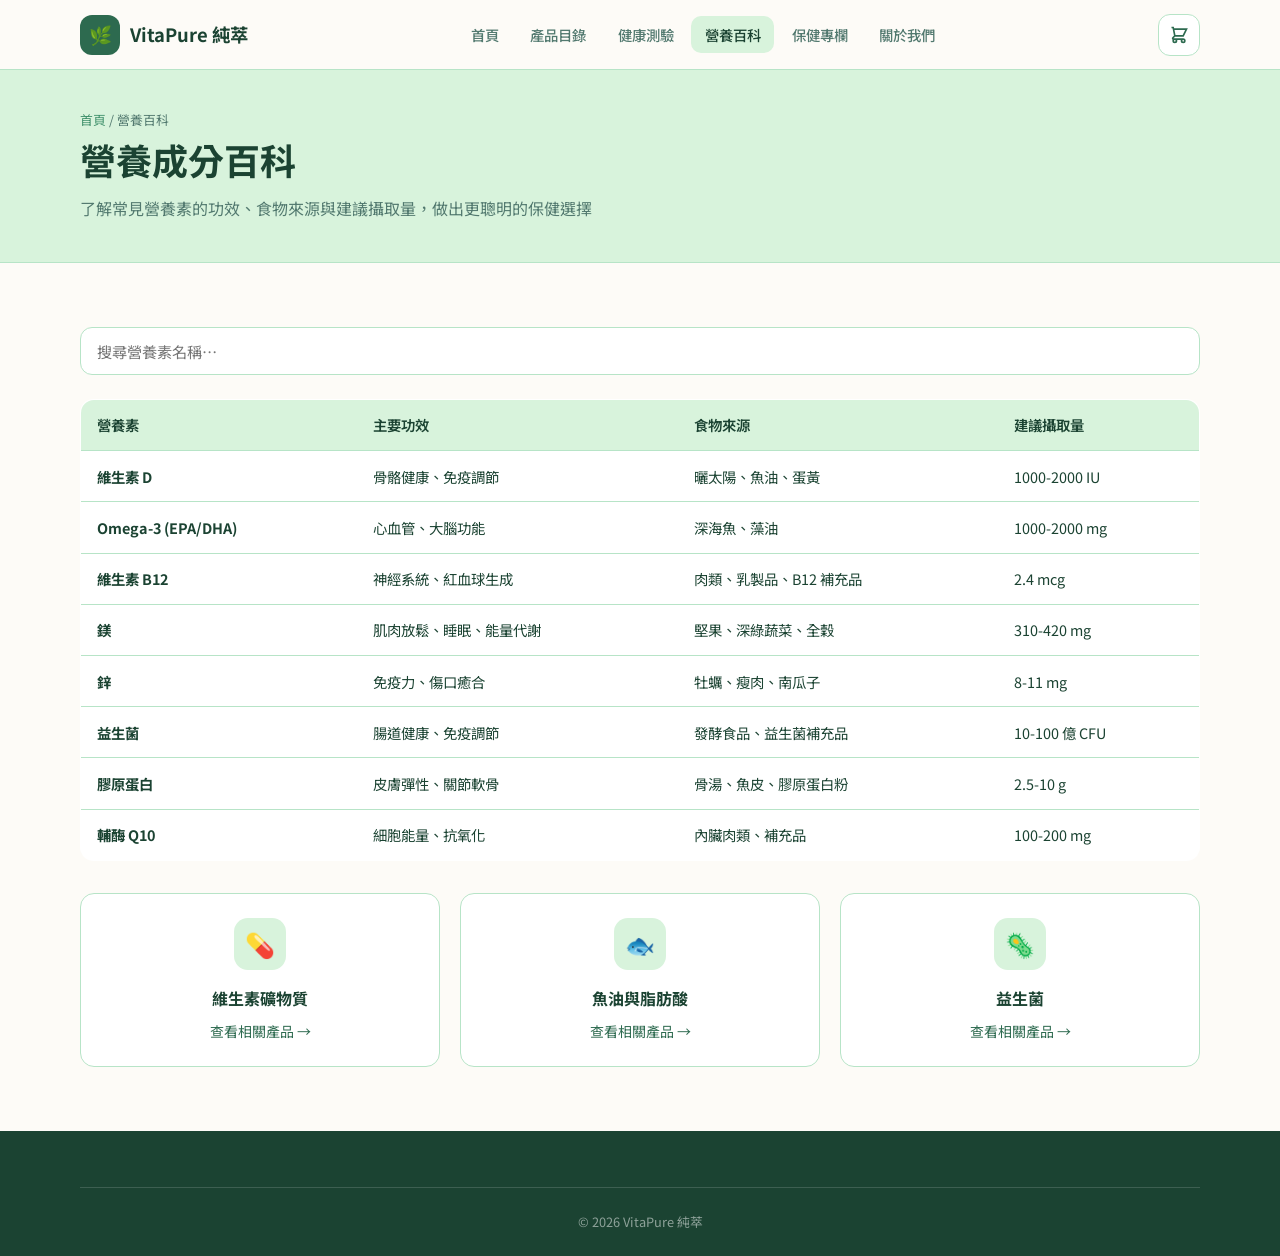
<file: nutrition.html>
<!DOCTYPE html>
<html lang="zh-TW">
<head>
  <meta charset="UTF-8">
  <meta name="viewport" content="width=device-width, initial-scale=1.0">
  <title>營養百科 — VitaPure 純萃</title>
  <link href="https://fonts.googleapis.com/css2?family=Noto+Sans+TC:wght@400;500;600;700;800&display=swap" rel="stylesheet">
  <link rel="stylesheet" href="css/style.css">
</head>
<body>
  <header class="site-header">
    <div class="container header-inner">
      <a href="index.html" class="logo"><span class="logo-icon">🌿</span>VitaPure 純萃</a>
      <nav class="nav-desktop">
        <a href="index.html" data-nav>首頁</a>
        <a href="products.html" data-nav>產品目錄</a>
        <a href="guide.html" data-nav>健康測驗</a>
        <a href="nutrition.html" data-nav>營養百科</a>
        <a href="blog.html" data-nav>保健專欄</a>
        <a href="about.html" data-nav>關於我們</a>
      </nav>
      <div class="header-actions">
        <a href="cart.html" class="btn-icon" aria-label="購物車">
          <svg width="20" height="20" fill="none" stroke="currentColor" stroke-width="2" viewBox="0 0 24 24"><path d="M3 3h2l.4 2M7 13h10l4-8H5.4M7 13L5.4 5M7 13l-2.293 2.293c-.63.63-.184 1.707.707 1.707H17m0 0a2 2 0 100 4 2 2 0 000-4zm-8 2a2 2 0 11-4 0 2 2 0 014 0z"/></svg>
          <span class="cart-badge" id="cart-count" style="display:none">0</span>
        </a>
        <button class="btn-icon menu-toggle" id="menu-toggle" aria-label="選單">
          <svg width="20" height="20" fill="none" stroke="currentColor" stroke-width="2" viewBox="0 0 24 24"><path d="M4 6h16M4 12h16M4 18h16"/></svg>
        </button>
      </div>
      <nav class="nav-mobile" id="nav-mobile">
        <a href="index.html" data-nav>首頁</a>
        <a href="nutrition.html" data-nav>營養百科</a>
      </nav>
    </div>
  </header>

  <div class="page-hero">
    <div class="container">
      <p class="breadcrumb"><a href="index.html">首頁</a> / 營養百科</p>
      <h1>營養成分百科</h1>
      <p>了解常見營養素的功效、食物來源與建議攝取量，做出更聰明的保健選擇</p>
    </div>
  </div>

  <section class="section">
    <div class="container">
      <div class="search-bar">
        <input type="search" id="nutrient-search" placeholder="搜尋營養素名稱…">
      </div>
      <div style="overflow-x:auto">
        <table class="nutrient-table" id="nutrient-table">
          <thead>
            <tr>
              <th>營養素</th>
              <th>主要功效</th>
              <th>食物來源</th>
              <th>建議攝取量</th>
            </tr>
          </thead>
          <tbody id="nutrient-body"></tbody>
        </table>
      </div>
      <div class="grid-3 mt-2">
        <div class="card feature-card">
          <div class="feature-icon">💊</div>
          <h3>維生素礦物質</h3>
          <p><a href="products.html?cat=vitamins">查看相關產品 →</a></p>
        </div>
        <div class="card feature-card">
          <div class="feature-icon">🐟</div>
          <h3>魚油與脂肪酸</h3>
          <p><a href="products.html?cat=omega">查看相關產品 →</a></p>
        </div>
        <div class="card feature-card">
          <div class="feature-icon">🦠</div>
          <h3>益生菌</h3>
          <p><a href="products.html?cat=probiotics">查看相關產品 →</a></p>
        </div>
      </div>
    </div>
  </section>

  <footer class="site-footer">
    <div class="container footer-bottom">© 2026 VitaPure 純萃</div>
  </footer>

  <script src="js/data.js"></script>
  <script src="js/app.js"></script>
  <script>
    const tbody = document.getElementById("nutrient-body");

    function render(list) {
      tbody.innerHTML = list.map(n => `
        <tr>
          <td><strong>${n.name}</strong></td>
          <td>${n.role}</td>
          <td>${n.source}</td>
          <td>${n.daily}</td>
        </tr>
      `).join("");
    }

    render(VITA_DATA.nutrients);

    document.getElementById("nutrient-search").addEventListener("input", e => {
      const q = e.target.value.toLowerCase();
      render(VITA_DATA.nutrients.filter(n =>
        n.name.toLowerCase().includes(q) || n.role.toLowerCase().includes(q)
      ));
    });
  </script>
</body>
</html>
</file>
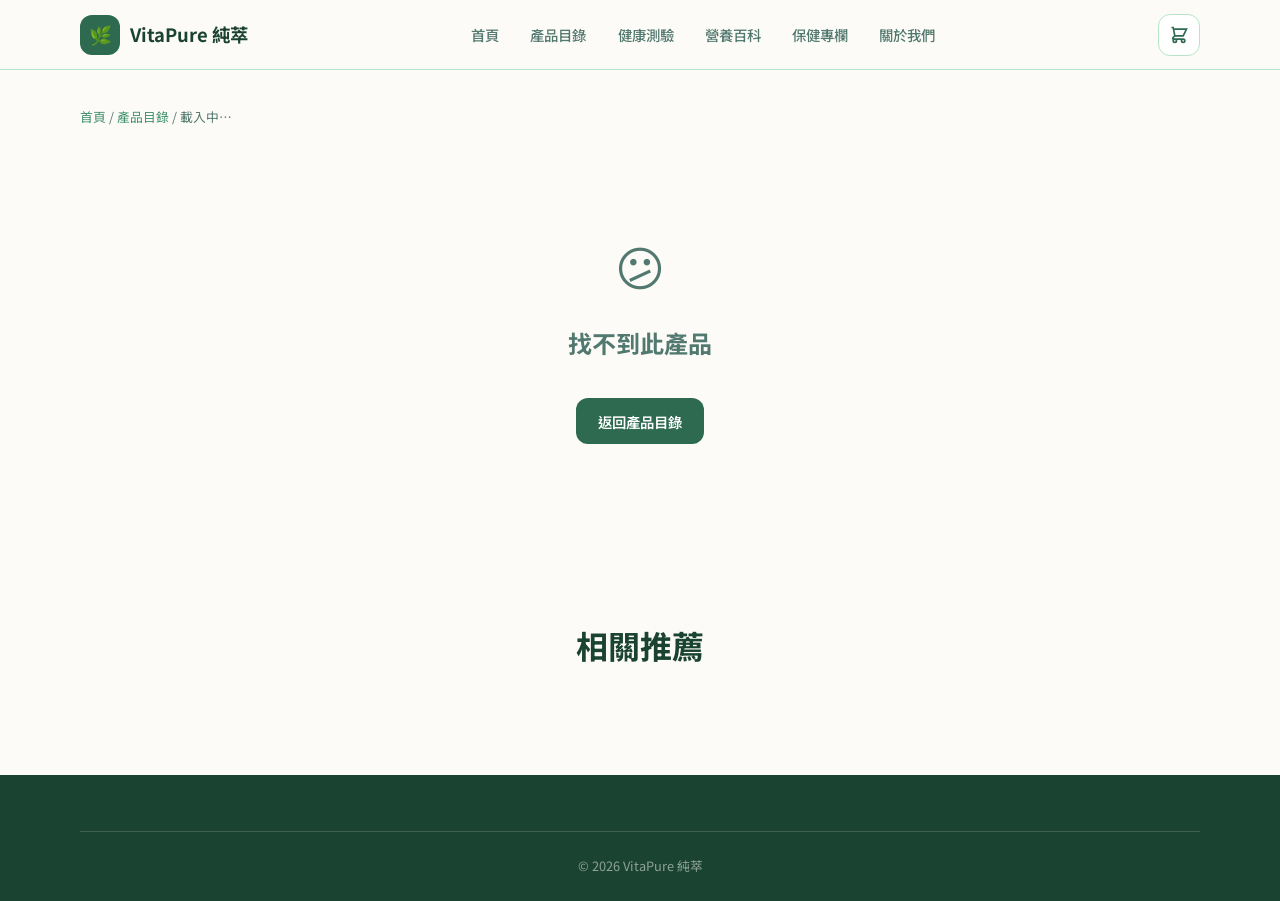
<file: product.html>
<!DOCTYPE html>
<html lang="zh-TW">
<head>
  <meta charset="UTF-8">
  <meta name="viewport" content="width=device-width, initial-scale=1.0">
  <title>產品詳情 — VitaPure 純萃</title>
  <link href="https://fonts.googleapis.com/css2?family=Noto+Sans+TC:wght@400;500;600;700;800&display=swap" rel="stylesheet">
  <link rel="stylesheet" href="css/style.css">
</head>
<body>
  <header class="site-header">
    <div class="container header-inner">
      <a href="index.html" class="logo"><span class="logo-icon">🌿</span>VitaPure 純萃</a>
      <nav class="nav-desktop">
        <a href="index.html" data-nav>首頁</a>
        <a href="products.html" data-nav>產品目錄</a>
        <a href="guide.html" data-nav>健康測驗</a>
        <a href="nutrition.html" data-nav>營養百科</a>
        <a href="blog.html" data-nav>保健專欄</a>
        <a href="about.html" data-nav>關於我們</a>
      </nav>
      <div class="header-actions">
        <a href="cart.html" class="btn-icon" aria-label="購物車">
          <svg width="20" height="20" fill="none" stroke="currentColor" stroke-width="2" viewBox="0 0 24 24"><path d="M3 3h2l.4 2M7 13h10l4-8H5.4M7 13L5.4 5M7 13l-2.293 2.293c-.63.63-.184 1.707.707 1.707H17m0 0a2 2 0 100 4 2 2 0 000-4zm-8 2a2 2 0 11-4 0 2 2 0 014 0z"/></svg>
          <span class="cart-badge" id="cart-count" style="display:none">0</span>
        </a>
        <button class="btn-icon menu-toggle" id="menu-toggle" aria-label="選單">
          <svg width="20" height="20" fill="none" stroke="currentColor" stroke-width="2" viewBox="0 0 24 24"><path d="M4 6h16M4 12h16M4 18h16"/></svg>
        </button>
      </div>
      <nav class="nav-mobile" id="nav-mobile">
        <a href="index.html" data-nav>首頁</a>
        <a href="products.html" data-nav>產品目錄</a>
        <a href="guide.html" data-nav>健康測驗</a>
        <a href="contact.html" data-nav>聯絡我們</a>
      </nav>
    </div>
  </header>

  <main class="container" id="product-main">
    <p class="breadcrumb" style="padding-top:1.5rem"><a href="index.html">首頁</a> / <a href="products.html">產品目錄</a> / <span id="breadcrumb-name">載入中…</span></p>
    <div class="product-detail-grid" id="product-content"></div>
    <section class="section">
      <div class="section-header">
        <h2>相關推薦</h2>
      </div>
      <div class="grid-4" id="related-products"></div>
    </section>
  </main>

  <footer class="site-footer">
    <div class="container footer-bottom">© 2026 VitaPure 純萃</div>
  </footer>

  <script src="js/data.js"></script>
  <script src="js/app.js"></script>
  <script>
    const id = Number(new URLSearchParams(location.search).get("id"));
    const product = VitaApp.getProduct(id);

    if (!product) {
      document.getElementById("product-content").innerHTML = `
        <div class="empty-state" style="grid-column:1/-1">
          <div class="empty-state-icon">😕</div>
          <h2>找不到此產品</h2>
          <a href="products.html" class="btn btn-primary" style="margin-top:1rem">返回產品目錄</a>
        </div>`;
    } else {
      document.title = `${product.name} — VitaPure 純萃`;
      document.getElementById("breadcrumb-name").textContent = product.name;

      const catName = VITA_DATA.categories.find(c => c.id === product.category)?.name || "";
      const oldPrice = product.originalPrice ? `<span class="price-old">${VitaApp.formatPrice(product.originalPrice)}</span>` : "";
      const tag = product.tag ? `<span class="product-tag" style="position:static;display:inline-block;margin-bottom:0.5rem">${product.tag}</span>` : "";

      document.getElementById("product-content").innerHTML = `
        <div class="product-gallery">${product.emoji}</div>
        <div class="product-detail-info">
          ${tag}
          <h1>${product.name}</h1>
          <p class="rating">★ ${product.rating} · ${product.reviews} 則評價 · ${catName}</p>
          <div class="product-price" style="margin:1rem 0">
            <span class="price-current" style="font-size:1.75rem">${VitaApp.formatPrice(product.price)}</span>
            ${oldPrice}
          </div>
          <p>${product.desc}</p>
          <ul class="spec-list">
            <li><span>主要成分</span><span>${product.ingredients}</span></li>
            <li><span>建議用法</span><span>${product.usage}</span></li>
          </ul>
          <div style="display:flex;gap:0.75rem;flex-wrap:wrap;margin-top:1.5rem">
            <button class="btn btn-primary" id="add-cart-btn">加入購物車</button>
            <a href="guide.html" class="btn btn-outline">不確定？做健康測驗</a>
          </div>
        </div>
        <div style="grid-column:1/-1">
          <div class="tabs">
            <button class="tab-btn active" data-tab="desc">產品說明</button>
            <button class="tab-btn" data-tab="benefits">功效特色</button>
            <button class="tab-btn" data-tab="usage">食用方式</button>
          </div>
          <div class="tab-panel active" id="tab-desc">
            <p>${product.desc}</p>
            <p style="margin-top:1rem">本產品於 GMP 認證工廠生產，每批次均通過 SGS 食品檢驗。不含人工色素、防腐劑及不必要的填充物。</p>
          </div>
          <div class="tab-panel" id="tab-benefits">
            <ul>${product.benefits.map(b => `<li>${b}</li>`).join("")}</ul>
          </div>
          <div class="tab-panel" id="tab-usage">
            <p><strong>建議用量：</strong>${product.usage}</p>
            <p style="margin-top:0.75rem">※ 孕婦、哺乳期婦女及正在服藥者，請先諮詢醫師。兒童請在成人監護下使用。</p>
          </div>
        </div>
      `;

      document.getElementById("add-cart-btn").addEventListener("click", () => VitaApp.addToCart(product.id));

      document.querySelectorAll(".tab-btn").forEach(btn => {
        btn.addEventListener("click", () => {
          document.querySelectorAll(".tab-btn").forEach(b => b.classList.remove("active"));
          document.querySelectorAll(".tab-panel").forEach(p => p.classList.remove("active"));
          btn.classList.add("active");
          document.getElementById("tab-" + btn.dataset.tab).classList.add("active");
        });
      });

      const related = VITA_DATA.products.filter(p => p.id !== product.id && p.category === product.category).slice(0, 4);
      const relEl = document.getElementById("related-products");
      relEl.innerHTML = (related.length ? related : VITA_DATA.products.filter(p => p.id !== product.id).slice(0, 4))
        .map(p => VitaApp.renderProductCard(p)).join("");
      VitaApp.bindAddToCart(relEl);
    }
  </script>
</body>
</html>
</file>
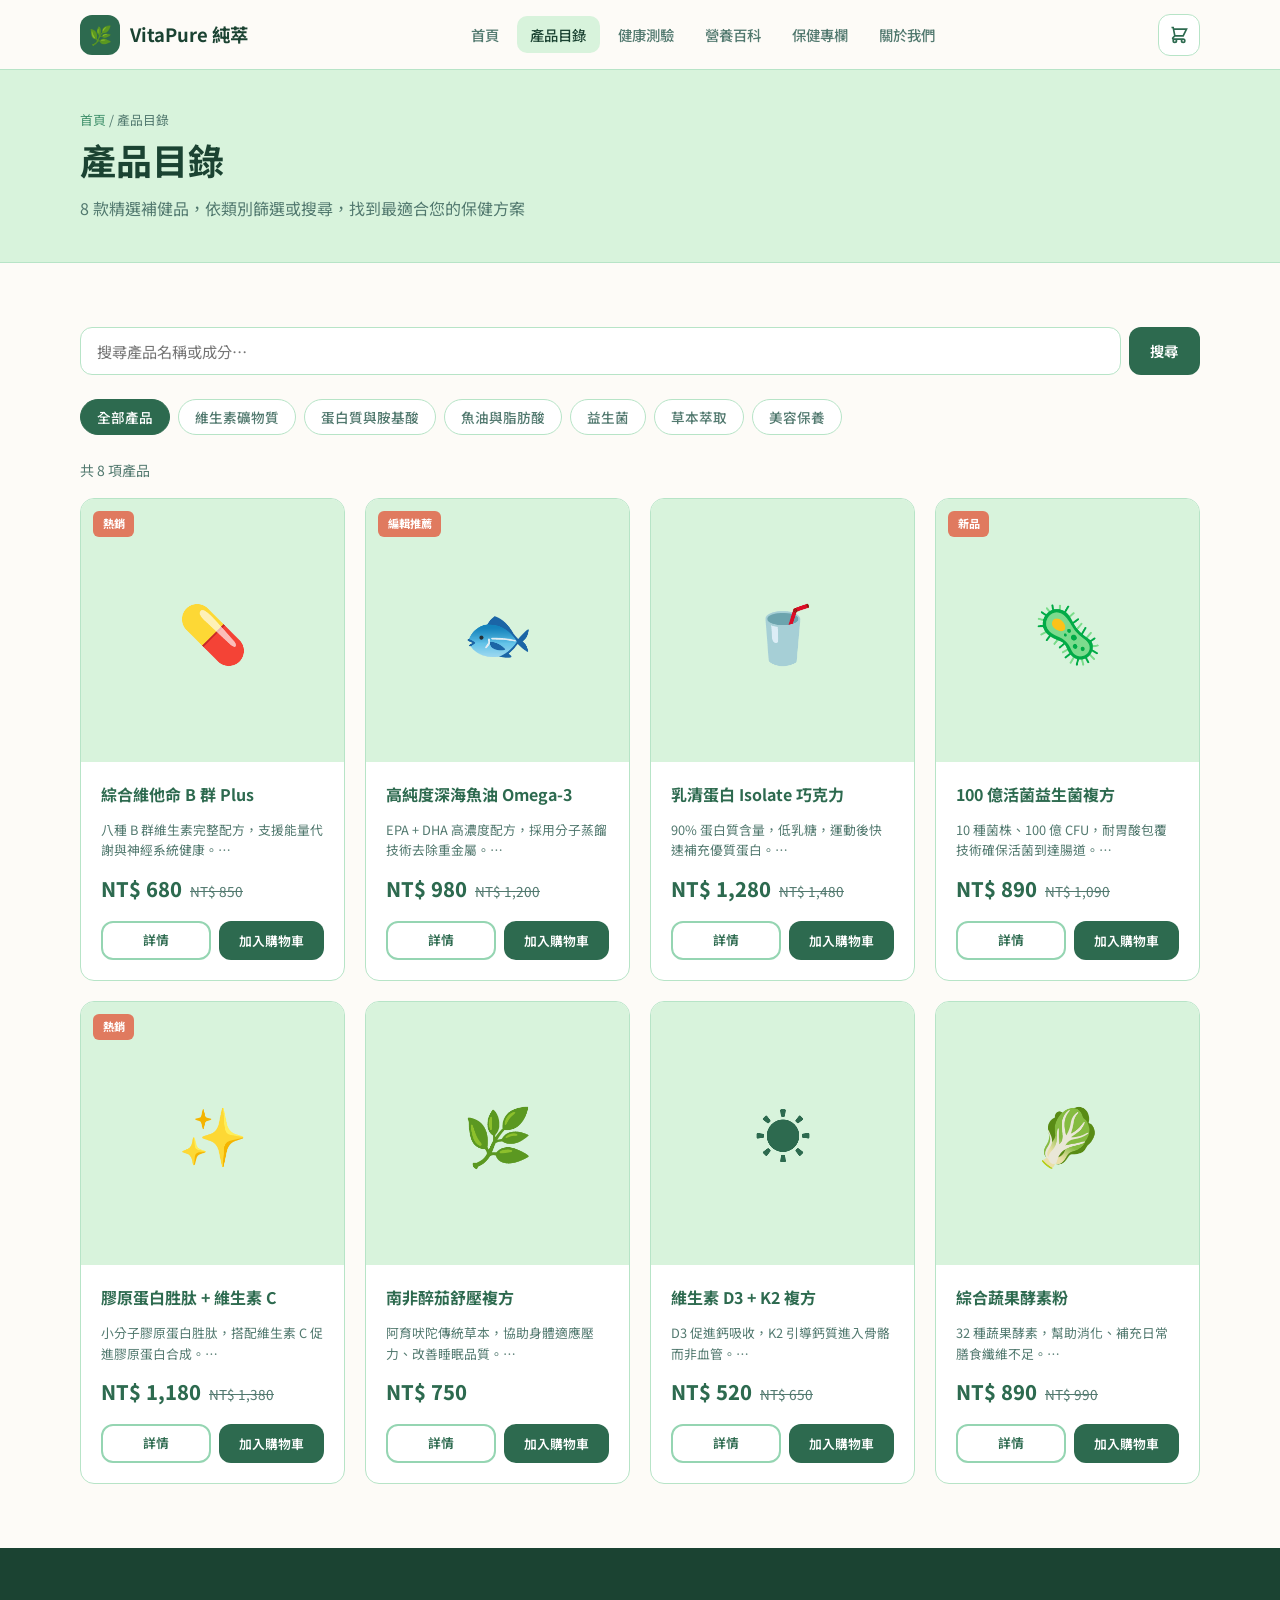
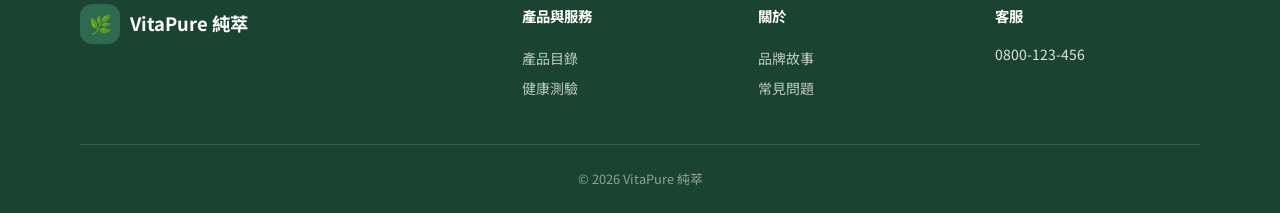
<file: products.html>
<!DOCTYPE html>
<html lang="zh-TW">
<head>
  <meta charset="UTF-8">
  <meta name="viewport" content="width=device-width, initial-scale=1.0">
  <title>產品目錄 — VitaPure 純萃</title>
  <link href="https://fonts.googleapis.com/css2?family=Noto+Sans+TC:wght@400;500;600;700;800&display=swap" rel="stylesheet">
  <link rel="stylesheet" href="css/style.css">
</head>
<body>
  <header class="site-header">
    <div class="container header-inner">
      <a href="index.html" class="logo"><span class="logo-icon">🌿</span>VitaPure 純萃</a>
      <nav class="nav-desktop">
        <a href="index.html" data-nav>首頁</a>
        <a href="products.html" data-nav>產品目錄</a>
        <a href="guide.html" data-nav>健康測驗</a>
        <a href="nutrition.html" data-nav>營養百科</a>
        <a href="blog.html" data-nav>保健專欄</a>
        <a href="about.html" data-nav>關於我們</a>
      </nav>
      <div class="header-actions">
        <a href="cart.html" class="btn-icon" aria-label="購物車">
          <svg width="20" height="20" fill="none" stroke="currentColor" stroke-width="2" viewBox="0 0 24 24"><path d="M3 3h2l.4 2M7 13h10l4-8H5.4M7 13L5.4 5M7 13l-2.293 2.293c-.63.63-.184 1.707.707 1.707H17m0 0a2 2 0 100 4 2 2 0 000-4zm-8 2a2 2 0 11-4 0 2 2 0 014 0z"/></svg>
          <span class="cart-badge" id="cart-count" style="display:none">0</span>
        </a>
        <button class="btn-icon menu-toggle" id="menu-toggle" aria-label="選單">
          <svg width="20" height="20" fill="none" stroke="currentColor" stroke-width="2" viewBox="0 0 24 24"><path d="M4 6h16M4 12h16M4 18h16"/></svg>
        </button>
      </div>
      <nav class="nav-mobile" id="nav-mobile">
        <a href="index.html" data-nav>首頁</a>
        <a href="products.html" data-nav>產品目錄</a>
        <a href="guide.html" data-nav>健康測驗</a>
        <a href="nutrition.html" data-nav>營養百科</a>
        <a href="blog.html" data-nav>保健專欄</a>
        <a href="about.html" data-nav>關於我們</a>
        <a href="faq.html" data-nav>常見問題</a>
        <a href="contact.html" data-nav>聯絡我們</a>
      </nav>
    </div>
  </header>

  <div class="page-hero">
    <div class="container">
      <p class="breadcrumb"><a href="index.html">首頁</a> / 產品目錄</p>
      <h1>產品目錄</h1>
      <p>8 款精選補健品，依類別篩選或搜尋，找到最適合您的保健方案</p>
    </div>
  </div>

  <section class="section">
    <div class="container">
      <div class="search-bar">
        <input type="search" id="search-input" placeholder="搜尋產品名稱或成分…" aria-label="搜尋產品">
        <button class="btn btn-primary" id="search-btn">搜尋</button>
      </div>
      <div class="pills" id="category-pills"></div>
      <p id="result-count" style="font-size:0.875rem;color:var(--text-muted);margin-bottom:1rem"></p>
      <div class="grid-4" id="product-grid"></div>
      <div class="empty-state" id="no-results" style="display:none">
        <div class="empty-state-icon">🔍</div>
        <p>找不到符合條件的產品，請嘗試其他關鍵字或分類</p>
      </div>
    </div>
  </section>

  <footer class="site-footer">
    <div class="container">
      <div class="footer-grid">
        <div><div class="logo" style="color:white;margin-bottom:1rem"><span class="logo-icon">🌿</span>VitaPure 純萃</div></div>
        <div><h4>產品與服務</h4><a href="products.html">產品目錄</a><a href="guide.html">健康測驗</a></div>
        <div><h4>關於</h4><a href="about.html">品牌故事</a><a href="faq.html">常見問題</a></div>
        <div><h4>客服</h4><p style="font-size:0.875rem;margin:0">0800-123-456</p></div>
      </div>
      <div class="footer-bottom">© 2026 VitaPure 純萃</div>
    </div>
  </footer>

  <script src="js/data.js"></script>
  <script src="js/app.js"></script>
  <script>
    let activeCategory = "all";
    let searchQuery = "";

    const params = new URLSearchParams(location.search);
    if (params.get("cat")) activeCategory = params.get("cat");

    const pillsEl = document.getElementById("category-pills");
    pillsEl.innerHTML = VITA_DATA.categories.map(cat => `
      <button class="pill ${cat.id === activeCategory ? "active" : ""}" data-cat="${cat.id}">${cat.name}</button>
    `).join("");

    function filterProducts() {
      return VITA_DATA.products.filter(p => {
        const matchCat = activeCategory === "all" || p.category === activeCategory;
        const q = searchQuery.toLowerCase();
        const matchSearch = !q || p.name.toLowerCase().includes(q) ||
          p.desc.toLowerCase().includes(q) || p.ingredients.toLowerCase().includes(q);
        return matchCat && matchSearch;
      });
    }

    function render() {
      const list = filterProducts();
      const grid = document.getElementById("product-grid");
      const noResults = document.getElementById("no-results");
      document.getElementById("result-count").textContent = `共 ${list.length} 項產品`;

      if (list.length === 0) {
        grid.innerHTML = "";
        noResults.style.display = "block";
      } else {
        noResults.style.display = "none";
        grid.innerHTML = list.map(p => VitaApp.renderProductCard(p)).join("");
        VitaApp.bindAddToCart(grid);
      }
    }

    pillsEl.addEventListener("click", e => {
      if (!e.target.classList.contains("pill")) return;
      activeCategory = e.target.dataset.cat;
      pillsEl.querySelectorAll(".pill").forEach(p => p.classList.toggle("active", p.dataset.cat === activeCategory));
      render();
    });

    document.getElementById("search-btn").addEventListener("click", () => {
      searchQuery = document.getElementById("search-input").value.trim();
      render();
    });
    document.getElementById("search-input").addEventListener("keydown", e => {
      if (e.key === "Enter") { searchQuery = e.target.value.trim(); render(); }
    });

    render();
  </script>
</body>
</html>
</file>
<file: css/style.css>
:root {
  --green-900: #1b4332;
  --green-700: #2d6a4f;
  --green-500: #40916c;
  --green-300: #95d5b2;
  --green-100: #d8f3dc;
  --cream: #fdfbf7;
  --cream-dark: #f4efe6;
  --accent: #e07a5f;
  --accent-hover: #c96a52;
  --text: #1b4332;
  --text-muted: #52796f;
  --border: #b7e4c7;
  --shadow: 0 4px 24px rgba(27, 67, 50, 0.08);
  --radius: 14px;
  --radius-lg: 22px;
  --font: "Noto Sans TC", system-ui, sans-serif;
}

*,
*::before,
*::after {
  box-sizing: border-box;
}

html {
  scroll-behavior: smooth;
}

body {
  margin: 0;
  font-family: var(--font);
  background: var(--cream);
  color: var(--text);
  line-height: 1.6;
  -webkit-font-smoothing: antialiased;
}

img {
  max-width: 100%;
  display: block;
}

a {
  color: var(--green-700);
  text-decoration: none;
  transition: color 0.2s;
}

a:hover {
  color: var(--green-500);
}

.container {
  width: min(1120px, 92vw);
  margin-inline: auto;
}

/* Header */
.site-header {
  position: sticky;
  top: 0;
  z-index: 100;
  background: rgba(253, 251, 247, 0.92);
  backdrop-filter: blur(12px);
  border-bottom: 1px solid var(--border);
}

.header-inner {
  display: flex;
  align-items: center;
  justify-content: space-between;
  gap: 1rem;
  padding: 0.85rem 0;
}

.logo {
  display: flex;
  align-items: center;
  gap: 0.65rem;
  font-weight: 700;
  font-size: 1.15rem;
  color: var(--green-900);
}

.logo-icon {
  width: 40px;
  height: 40px;
  background: var(--green-700);
  border-radius: 12px;
  display: grid;
  place-items: center;
  color: white;
}

.nav-desktop {
  display: none;
  gap: 0.25rem;
  align-items: center;
}

.nav-desktop a {
  padding: 0.45rem 0.85rem;
  border-radius: 10px;
  font-size: 0.9rem;
  font-weight: 500;
  color: var(--text-muted);
}

.nav-desktop a:hover,
.nav-desktop a.active {
  background: var(--green-100);
  color: var(--green-900);
}

.header-actions {
  display: flex;
  align-items: center;
  gap: 0.5rem;
}

.btn-icon {
  position: relative;
  width: 42px;
  height: 42px;
  border: 1px solid var(--border);
  background: white;
  border-radius: 12px;
  cursor: pointer;
  display: grid;
  place-items: center;
  color: var(--green-700);
  transition: background 0.2s, border-color 0.2s;
}

.btn-icon:hover {
  background: var(--green-100);
  border-color: var(--green-300);
}

.cart-badge {
  position: absolute;
  top: -4px;
  right: -4px;
  min-width: 18px;
  height: 18px;
  padding: 0 5px;
  background: var(--accent);
  color: white;
  font-size: 0.65rem;
  font-weight: 700;
  border-radius: 99px;
  display: grid;
  place-items: center;
}

.menu-toggle {
  display: grid;
}

.nav-mobile {
  display: none;
  flex-direction: column;
  gap: 0.25rem;
  padding-bottom: 1rem;
  border-top: 1px solid var(--border);
  margin-top: 0.5rem;
  padding-top: 0.75rem;
}

.nav-mobile.open {
  display: flex;
}

.nav-mobile a {
  padding: 0.65rem 0.85rem;
  border-radius: 10px;
  font-weight: 500;
  color: var(--text-muted);
}

.nav-mobile a:hover,
.nav-mobile a.active {
  background: var(--green-100);
  color: var(--green-900);
}

@media (min-width: 900px) {
  .nav-desktop {
    display: flex;
  }
  .menu-toggle {
    display: none;
  }
}

/* Buttons */
.btn {
  display: inline-flex;
  align-items: center;
  justify-content: center;
  gap: 0.4rem;
  padding: 0.7rem 1.35rem;
  border-radius: 12px;
  font-weight: 600;
  font-size: 0.9rem;
  border: none;
  cursor: pointer;
  transition: transform 0.15s, background 0.2s, box-shadow 0.2s;
  font-family: inherit;
}

.btn:active {
  transform: scale(0.98);
}

.btn-primary {
  background: var(--green-700);
  color: white;
}

.btn-primary:hover {
  background: var(--green-900);
}

.btn-accent {
  background: var(--accent);
  color: white;
}

.btn-accent:hover {
  background: var(--accent-hover);
}

.btn-outline {
  background: white;
  color: var(--green-700);
  border: 2px solid var(--green-300);
}

.btn-outline:hover {
  background: var(--green-100);
}

.btn-sm {
  padding: 0.45rem 0.9rem;
  font-size: 0.8rem;
}

/* Hero */
.hero {
  padding: 3.5rem 0 4rem;
  background: linear-gradient(165deg, var(--green-100) 0%, var(--cream) 55%);
  overflow: hidden;
}

.hero-grid {
  display: grid;
  gap: 2.5rem;
  align-items: center;
}

.hero-badge {
  display: inline-block;
  padding: 0.35rem 0.85rem;
  background: white;
  border: 1px solid var(--border);
  border-radius: 99px;
  font-size: 0.75rem;
  font-weight: 600;
  color: var(--green-700);
  margin-bottom: 1rem;
}

.hero h1 {
  font-size: clamp(2rem, 5vw, 2.85rem);
  line-height: 1.2;
  margin: 0 0 1rem;
  color: var(--green-900);
  font-weight: 800;
}

.hero p {
  color: var(--text-muted);
  font-size: 1.05rem;
  max-width: 32rem;
  margin: 0 0 1.5rem;
}

.hero-actions {
  display: flex;
  flex-wrap: wrap;
  gap: 0.75rem;
}

.hero-visual {
  position: relative;
  aspect-ratio: 1;
  max-width: 420px;
  margin-inline: auto;
}

.hero-card {
  position: absolute;
  background: white;
  border-radius: var(--radius-lg);
  padding: 1rem 1.25rem;
  box-shadow: var(--shadow);
  border: 1px solid var(--border);
}

.hero-card-1 {
  top: 8%;
  left: 0;
  animation: float 4s ease-in-out infinite;
}

.hero-card-2 {
  bottom: 12%;
  right: 0;
  animation: float 4s ease-in-out 1s infinite;
}

.hero-main-circle {
  width: 100%;
  height: 100%;
  border-radius: 50%;
  background: var(--green-700);
  display: grid;
  place-items: center;
  color: white;
  font-size: 5rem;
}

@keyframes float {
  0%, 100% { transform: translateY(0); }
  50% { transform: translateY(-8px); }
}

@media (min-width: 768px) {
  .hero-grid {
    grid-template-columns: 1fr 1fr;
  }
}

/* Sections */
.section {
  padding: 4rem 0;
}

.section-header {
  text-align: center;
  max-width: 36rem;
  margin: 0 auto 2.5rem;
}

.section-label {
  font-size: 0.75rem;
  font-weight: 700;
  text-transform: uppercase;
  letter-spacing: 0.08em;
  color: var(--green-500);
  margin-bottom: 0.5rem;
}

.section-header h2 {
  font-size: clamp(1.5rem, 3vw, 2rem);
  margin: 0 0 0.75rem;
  color: var(--green-900);
}

.section-header p {
  color: var(--text-muted);
  margin: 0;
}

/* Cards grid */
.grid-2 {
  display: grid;
  gap: 1.25rem;
}

.grid-3 {
  display: grid;
  gap: 1.25rem;
}

.grid-4 {
  display: grid;
  gap: 1.25rem;
}

@media (min-width: 600px) {
  .grid-2 { grid-template-columns: repeat(2, 1fr); }
  .grid-3 { grid-template-columns: repeat(2, 1fr); }
  .grid-4 { grid-template-columns: repeat(2, 1fr); }
}

@media (min-width: 900px) {
  .grid-3 { grid-template-columns: repeat(3, 1fr); }
  .grid-4 { grid-template-columns: repeat(4, 1fr); }
}

.card {
  background: white;
  border: 1px solid var(--border);
  border-radius: var(--radius);
  overflow: hidden;
  transition: box-shadow 0.2s, transform 0.2s;
}

.card:hover {
  box-shadow: var(--shadow);
  transform: translateY(-2px);
}

.card-body {
  padding: 1.25rem;
}

.feature-card {
  padding: 1.5rem;
  text-align: center;
}

.feature-icon {
  width: 52px;
  height: 52px;
  margin: 0 auto 1rem;
  background: var(--green-100);
  border-radius: 14px;
  display: grid;
  place-items: center;
  font-size: 1.5rem;
}

.feature-card h3 {
  margin: 0 0 0.5rem;
  font-size: 1rem;
  color: var(--green-900);
}

.feature-card p {
  margin: 0;
  font-size: 0.875rem;
  color: var(--text-muted);
}

/* Product card */
.product-img {
  aspect-ratio: 1;
  background: var(--green-100);
  display: grid;
  place-items: center;
  font-size: 3.5rem;
  position: relative;
}

.product-tag {
  position: absolute;
  top: 0.75rem;
  left: 0.75rem;
  padding: 0.25rem 0.6rem;
  background: var(--accent);
  color: white;
  font-size: 0.7rem;
  font-weight: 700;
  border-radius: 6px;
}

.product-card h3 {
  margin: 0 0 0.35rem;
  font-size: 1rem;
}

.product-meta {
  font-size: 0.8rem;
  color: var(--text-muted);
  margin-bottom: 0.75rem;
}

.product-price {
  display: flex;
  align-items: baseline;
  gap: 0.5rem;
  margin-bottom: 1rem;
}

.price-current {
  font-size: 1.25rem;
  font-weight: 800;
  color: var(--green-700);
}

.price-old {
  font-size: 0.85rem;
  color: var(--text-muted);
  text-decoration: line-through;
}

.product-actions {
  display: flex;
  gap: 0.5rem;
}

.product-actions .btn {
  flex: 1;
}

/* Category pills */
.pills {
  display: flex;
  flex-wrap: wrap;
  gap: 0.5rem;
  margin-bottom: 1.5rem;
}

.pill {
  padding: 0.45rem 1rem;
  border-radius: 99px;
  border: 1px solid var(--border);
  background: white;
  font-size: 0.85rem;
  font-weight: 500;
  cursor: pointer;
  transition: all 0.2s;
  font-family: inherit;
  color: var(--text-muted);
}

.pill:hover,
.pill.active {
  background: var(--green-700);
  color: white;
  border-color: var(--green-700);
}

/* Search */
.search-bar {
  display: flex;
  gap: 0.5rem;
  margin-bottom: 1.5rem;
}

.search-bar input {
  flex: 1;
  padding: 0.75rem 1rem;
  border: 1px solid var(--border);
  border-radius: 12px;
  font-family: inherit;
  font-size: 0.95rem;
  background: white;
}

.search-bar input:focus {
  outline: 2px solid var(--green-300);
  border-color: var(--green-500);
}

/* Forms */
.form-group {
  margin-bottom: 1.25rem;
}

.form-group label {
  display: block;
  font-size: 0.85rem;
  font-weight: 600;
  margin-bottom: 0.4rem;
  color: var(--green-900);
}

.form-group input,
.form-group select,
.form-group textarea {
  width: 100%;
  padding: 0.75rem 1rem;
  border: 1px solid var(--border);
  border-radius: 12px;
  font-family: inherit;
  font-size: 0.95rem;
  background: white;
}

.form-group textarea {
  min-height: 120px;
  resize: vertical;
}

.form-group input:focus,
.form-group select:focus,
.form-group textarea:focus {
  outline: 2px solid var(--green-300);
}

/* FAQ */
.faq-item {
  background: white;
  border: 1px solid var(--border);
  border-radius: var(--radius);
  margin-bottom: 0.75rem;
  overflow: hidden;
}

.faq-question {
  width: 100%;
  padding: 1.1rem 1.25rem;
  background: none;
  border: none;
  text-align: left;
  font-family: inherit;
  font-size: 0.95rem;
  font-weight: 600;
  color: var(--green-900);
  cursor: pointer;
  display: flex;
  justify-content: space-between;
  align-items: center;
  gap: 1rem;
}

.faq-answer {
  padding: 0 1.25rem 1.1rem;
  color: var(--text-muted);
  font-size: 0.9rem;
  display: none;
}

.faq-item.open .faq-answer {
  display: block;
}

.faq-item.open .faq-chevron {
  transform: rotate(180deg);
}

.faq-chevron {
  transition: transform 0.2s;
  flex-shrink: 0;
}

/* Quiz */
.quiz-container {
  max-width: 560px;
  margin: 0 auto;
  background: white;
  border: 1px solid var(--border);
  border-radius: var(--radius-lg);
  padding: 2rem;
  box-shadow: var(--shadow);
}

.quiz-progress {
  height: 6px;
  background: var(--green-100);
  border-radius: 99px;
  margin-bottom: 1.5rem;
  overflow: hidden;
}

.quiz-progress-bar {
  height: 100%;
  background: var(--green-700);
  border-radius: 99px;
  transition: width 0.3s;
}

.quiz-option {
  display: block;
  width: 100%;
  padding: 1rem 1.15rem;
  margin-bottom: 0.6rem;
  border: 2px solid var(--border);
  border-radius: 12px;
  background: white;
  text-align: left;
  font-family: inherit;
  font-size: 0.95rem;
  cursor: pointer;
  transition: all 0.2s;
  color: var(--text);
}

.quiz-option:hover {
  border-color: var(--green-500);
  background: var(--green-100);
}

.quiz-result {
  text-align: center;
}

.quiz-result-icon {
  font-size: 3rem;
  margin-bottom: 1rem;
}

/* Blog */
.blog-card .card-body {
  display: flex;
  flex-direction: column;
  height: 100%;
}

.blog-date {
  font-size: 0.75rem;
  color: var(--green-500);
  font-weight: 600;
  margin-bottom: 0.5rem;
}

.blog-card h3 {
  margin: 0 0 0.5rem;
  font-size: 1.05rem;
}

.blog-card p {
  margin: 0 0 1rem;
  font-size: 0.875rem;
  color: var(--text-muted);
  flex: 1;
}

/* Nutrient table */
.nutrient-table {
  width: 100%;
  border-collapse: collapse;
  background: white;
  border-radius: var(--radius);
  overflow: hidden;
  border: 1px solid var(--border);
}

.nutrient-table th,
.nutrient-table td {
  padding: 0.85rem 1rem;
  text-align: left;
  border-bottom: 1px solid var(--border);
  font-size: 0.9rem;
}

.nutrient-table th {
  background: var(--green-100);
  font-weight: 600;
  color: var(--green-900);
}

.nutrient-table tr:last-child td {
  border-bottom: none;
}

/* Cart */
.cart-item {
  display: flex;
  gap: 1rem;
  padding: 1.25rem;
  background: white;
  border: 1px solid var(--border);
  border-radius: var(--radius);
  margin-bottom: 0.75rem;
  align-items: center;
}

.cart-item-img {
  width: 72px;
  height: 72px;
  background: var(--green-100);
  border-radius: 12px;
  display: grid;
  place-items: center;
  font-size: 2rem;
  flex-shrink: 0;
}

.cart-item-info {
  flex: 1;
}

.qty-control {
  display: flex;
  align-items: center;
  gap: 0.5rem;
}

.qty-control button {
  width: 32px;
  height: 32px;
  border: 1px solid var(--border);
  background: white;
  border-radius: 8px;
  cursor: pointer;
  font-size: 1.1rem;
  line-height: 1;
}

.cart-summary {
  background: white;
  border: 1px solid var(--border);
  border-radius: var(--radius-lg);
  padding: 1.5rem;
  position: sticky;
  top: 100px;
}

.cart-summary-row {
  display: flex;
  justify-content: space-between;
  margin-bottom: 0.6rem;
  font-size: 0.9rem;
}

.cart-summary-row.total {
  font-size: 1.15rem;
  font-weight: 800;
  color: var(--green-900);
  border-top: 1px solid var(--border);
  padding-top: 0.75rem;
  margin-top: 0.75rem;
}

/* Toast */
.toast {
  position: fixed;
  bottom: 1.5rem;
  right: 1.5rem;
  padding: 1rem 1.25rem;
  background: var(--green-900);
  color: white;
  border-radius: 12px;
  font-size: 0.9rem;
  font-weight: 500;
  box-shadow: var(--shadow);
  z-index: 200;
  transform: translateY(100px);
  opacity: 0;
  transition: all 0.3s;
}

.toast.show {
  transform: translateY(0);
  opacity: 1;
}

/* Page hero (inner pages) */
.page-hero {
  padding: 2.5rem 0;
  background: var(--green-100);
  border-bottom: 1px solid var(--border);
}

.page-hero h1 {
  margin: 0 0 0.5rem;
  font-size: clamp(1.75rem, 4vw, 2.25rem);
  color: var(--green-900);
}

.page-hero p {
  margin: 0;
  color: var(--text-muted);
  max-width: 40rem;
}

.breadcrumb {
  font-size: 0.8rem;
  color: var(--text-muted);
  margin-bottom: 0.75rem;
}

.breadcrumb a {
  color: var(--green-500);
}

/* Product detail */
.product-detail-grid {
  display: grid;
  gap: 2rem;
  padding: 2.5rem 0 4rem;
}

.product-gallery {
  aspect-ratio: 1;
  background: var(--green-100);
  border-radius: var(--radius-lg);
  display: grid;
  place-items: center;
  font-size: 6rem;
  border: 1px solid var(--border);
}

.product-detail-info h1 {
  margin: 0 0 0.5rem;
  font-size: 1.75rem;
}

.rating {
  color: #f4a261;
  font-size: 0.9rem;
  margin-bottom: 1rem;
}

.spec-list {
  list-style: none;
  padding: 0;
  margin: 1.5rem 0;
}

.spec-list li {
  padding: 0.5rem 0;
  border-bottom: 1px solid var(--border);
  font-size: 0.9rem;
  display: flex;
  justify-content: space-between;
}

.spec-list li span:first-child {
  color: var(--text-muted);
}

.tabs {
  display: flex;
  gap: 0.25rem;
  border-bottom: 1px solid var(--border);
  margin-bottom: 1.5rem;
}

.tab-btn {
  padding: 0.75rem 1.25rem;
  border: none;
  background: none;
  font-family: inherit;
  font-weight: 600;
  font-size: 0.9rem;
  color: var(--text-muted);
  cursor: pointer;
  border-bottom: 2px solid transparent;
  margin-bottom: -1px;
}

.tab-btn.active {
  color: var(--green-700);
  border-bottom-color: var(--green-700);
}

.tab-panel {
  display: none;
  color: var(--text-muted);
  font-size: 0.95rem;
  line-height: 1.7;
}

.tab-panel.active {
  display: block;
}

@media (min-width: 768px) {
  .product-detail-grid {
    grid-template-columns: 1fr 1fr;
  }
  .cart-layout {
    display: grid;
    grid-template-columns: 1fr 320px;
    gap: 2rem;
    align-items: start;
  }
}

/* Footer */
.site-footer {
  background: var(--green-900);
  color: rgba(255, 255, 255, 0.85);
  padding: 3.5rem 0 1.5rem;
  margin-top: auto;
}

.footer-grid {
  display: grid;
  gap: 2rem;
  margin-bottom: 2.5rem;
}

.footer-grid h4 {
  color: white;
  margin: 0 0 1rem;
  font-size: 0.9rem;
}

.footer-grid a {
  display: block;
  color: rgba(255, 255, 255, 0.7);
  font-size: 0.875rem;
  padding: 0.25rem 0;
}

.footer-grid a:hover {
  color: var(--green-300);
}

.footer-bottom {
  border-top: 1px solid rgba(255, 255, 255, 0.15);
  padding-top: 1.5rem;
  font-size: 0.8rem;
  color: rgba(255, 255, 255, 0.5);
  text-align: center;
}

@media (min-width: 768px) {
  .footer-grid {
    grid-template-columns: 2fr 1fr 1fr 1fr;
  }
}

/* Utilities */
.text-center { text-align: center; }
.mt-2 { margin-top: 2rem; }
.bg-white-section {
  background: white;
  border-top: 1px solid var(--border);
  border-bottom: 1px solid var(--border);
}
.empty-state {
  text-align: center;
  padding: 3rem 1rem;
  color: var(--text-muted);
}
.empty-state-icon {
  font-size: 3rem;
  margin-bottom: 1rem;
}
</file>
